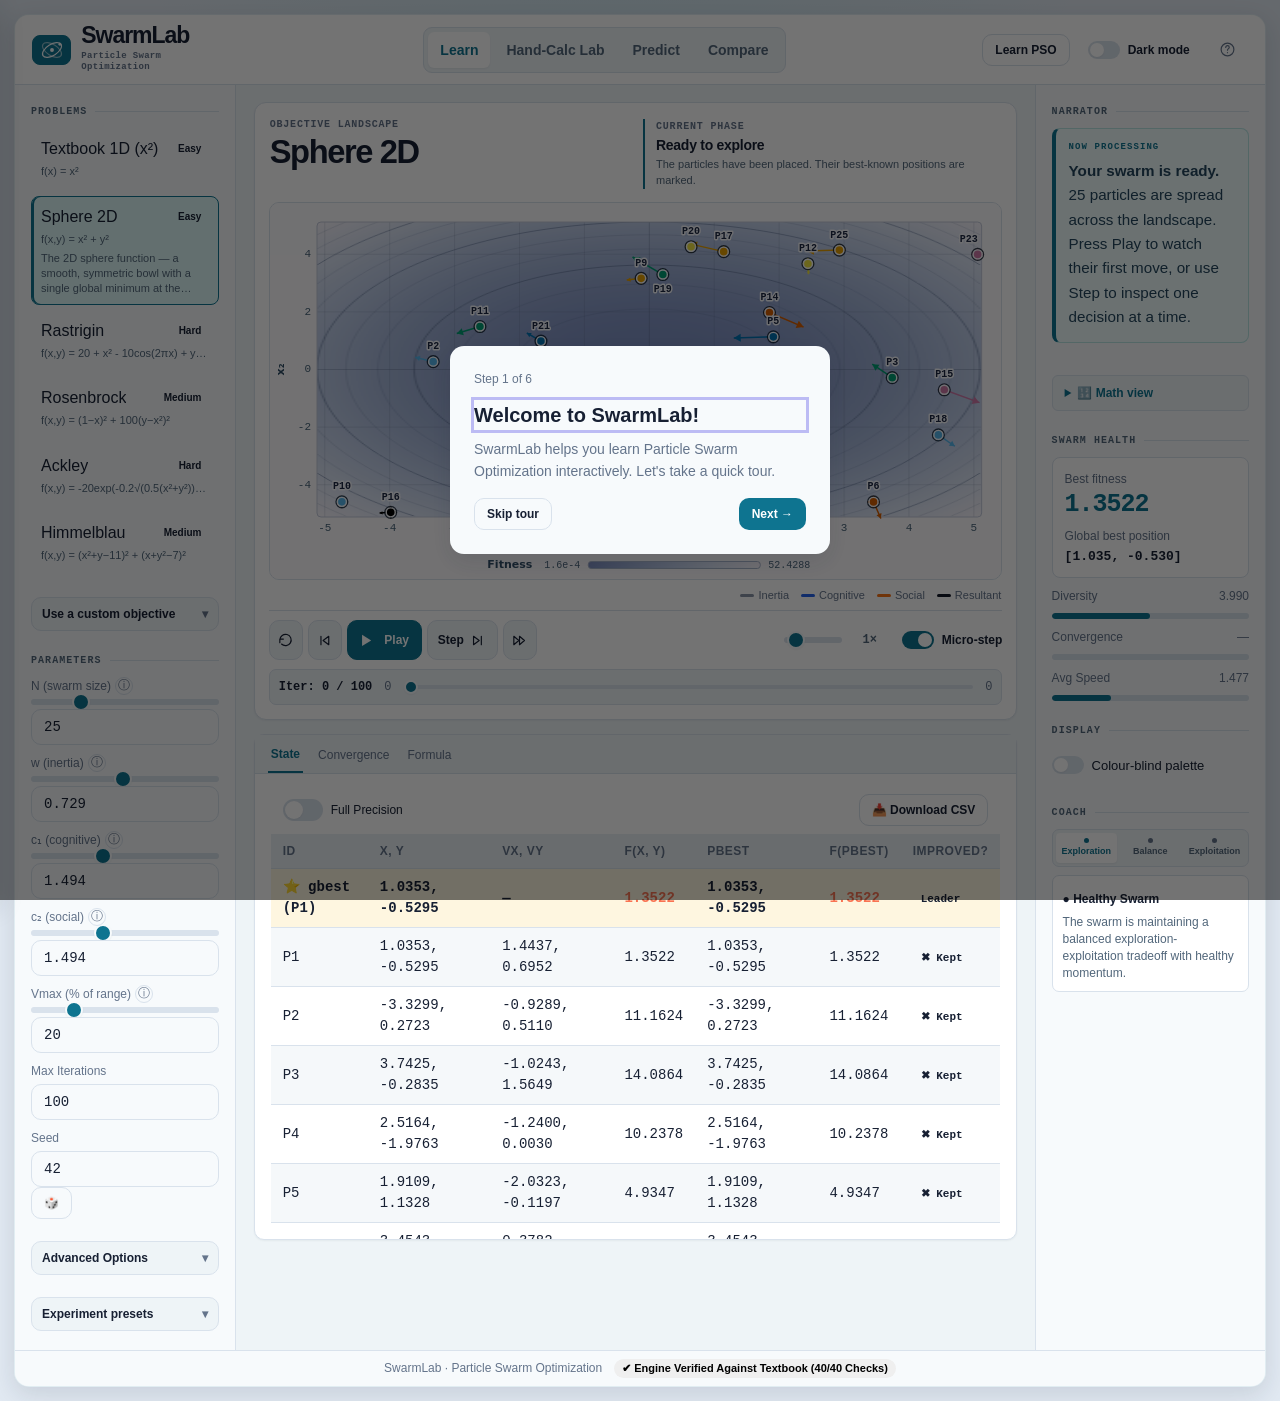
<file: index.html>
<!DOCTYPE html>
<html lang="en" data-theme="light">
<head>
  <meta charset="UTF-8">
  <meta name="viewport" content="width=device-width, initial-scale=1.0">
  <meta name="description" content="SwarmLab — An interactive browser-based tool for learning Particle Swarm Optimization (PSO).">
  <meta name="color-scheme" content="light dark">
  <title>SwarmLab — Interactive PSO</title>

  <!-- Design System CSS -->
  <link rel="stylesheet" href="css/tokens.css">
  <link rel="stylesheet" href="css/layout.css">
  <link rel="stylesheet" href="css/components.css">
  <link rel="stylesheet" href="css/workbench.css">
</head>
<body>

  <!-- Skip-to-content -->
  <a href="#main-canvas" class="skip-link">Skip to main content</a>

  <div class="app" id="app">

    <!-- ============ TOP BAR ============ -->
    <header class="topbar" role="banner">
      <div class="topbar__logo" aria-label="SwarmLab">
        <span class="brand-mark" aria-hidden="true">
          <svg width="26" height="26" viewBox="0 0 28 28" fill="none">
            <ellipse cx="14" cy="14" rx="11.5" ry="6" transform="rotate(-32 14 14)" stroke="currentColor" stroke-width="1.2" />
            <ellipse cx="14" cy="14" rx="11.5" ry="6" transform="rotate(32 14 14)" stroke="currentColor" stroke-width="1.2" opacity=".55" />
            <circle cx="14" cy="14" r="2.1" fill="currentColor" />
            <circle cx="22.5" cy="7.7" r="1.6" fill="currentColor" />
          </svg>
        </span>
        <span class="brand-wordmark">
          <span class="brand-name">SwarmLab</span>
          <span class="brand-description">Particle Swarm Optimization</span>
        </span>
      </div>

      <!-- Mode tabs (desktop) -->
      <nav class="topbar__tabs tabs" role="tablist" aria-label="Application mode">
        <button class="tab" role="tab" id="tab-learn" aria-selected="true" aria-controls="main-canvas">Learn</button>
        <button class="tab" role="tab" id="tab-handcalc" aria-selected="false" aria-controls="btab-panel-formula">Hand-Calc Lab</button>
        <button class="tab" role="tab" id="tab-predict" aria-selected="false">Predict</button>
        <button class="tab" role="tab" id="tab-compare" aria-selected="false" aria-controls="btab-panel-compare">Compare</button>
      </nav>

      <!-- Actions -->
      <div class="topbar__actions">
        <button class="btn btn--secondary btn--sm learn-trigger" id="btn-open-learn" type="button">Learn PSO</button>
        <label class="toggle theme-switch" title="Switch light and dark theme (D)">
          <input type="checkbox" class="toggle__input" id="btn-theme-toggle" role="switch">
          <span class="toggle__track" aria-hidden="true"><span class="toggle__thumb"></span></span>
          <span class="toggle__label">Dark mode</span>
        </label>

        <button class="btn btn--icon" id="btn-help" aria-label="Help and keyboard shortcuts" type="button">
          <svg width="17" height="17" viewBox="0 0 24 24" fill="none" stroke="currentColor" stroke-width="1.65" aria-hidden="true"><circle cx="12" cy="12" r="9"/><path d="M9.5 9a2.5 2.5 0 0 1 5 0c0 1.6-2.5 2-2.5 4" stroke-linecap="round"/><circle cx="12" cy="16.5" r=".85" fill="currentColor" stroke="none"/></svg>
        </button>
      </div>
    </header>

    <!-- ============ WORKSPACE (3-zone layout) ============ -->
    <main class="workspace" id="workspace">

      <!-- Drawer backdrop -->
      <div class="drawer-backdrop" id="drawer-backdrop" aria-hidden="true"></div>

      <!-- ===== LEFT PANEL ===== -->
      <aside class="panel-left" id="panel-left" role="complementary" aria-label="Problem and parameter configuration">

        <!-- Problem Picker -->
        <section class="panel-section" aria-labelledby="section-problems-title">
          <h2 class="panel-section__title" id="section-problems-title">Problems</h2>
          <div id="problem-list" role="listbox" aria-label="Problem selection">
            <!-- Problem cards rendered by JS -->
          </div>
        </section>

        <!-- Custom Function -->
        <section class="panel-section panel-section--secondary" aria-labelledby="section-custom-title">
          <div class="collapsible" data-collapsible>
            <button class="collapsible__trigger" aria-expanded="false" aria-controls="custom-content" type="button">
              <span id="section-custom-title">Use a custom objective</span>
              <span class="collapsible__icon" aria-hidden="true">▾</span>
            </button>
            <div class="collapsible__content" id="custom-content" aria-hidden="true">
              <div class="collapsible__body form-row">
                <label for="input-custom-fn">Expression</label>
                <input type="text" class="num-input" id="input-custom-fn" placeholder="e.g. x^2 + y^2" autocomplete="off" spellcheck="false">
                <span class="sr-only" id="custom-fn-error" role="alert"></span>
              </div>
            </div>
          </div>
        </section>

        <!-- Parameters -->
        <section class="panel-section" aria-labelledby="section-params-title">
          <h2 class="panel-section__title" id="section-params-title">Parameters</h2>

          <!-- Swarm size -->
          <div class="param-group">
            <label class="param-label" for="param-n">
              N (swarm size)
              <span class="tooltip-wrapper">
                <button class="tooltip-trigger" aria-label="Info about swarm size" type="button">ⓘ</button>
                <span class="tooltip" role="tooltip">Number of particles in the swarm (1-100).</span>
              </span>
            </label>
            <input type="range" class="range-input" id="param-n-slider" min="1" max="100" value="30">
            <input type="number" class="num-input" id="param-n" min="1" max="100" value="30" aria-label="Swarm size">
          </div>

          <!-- Inertia -->
          <div class="param-group">
            <label class="param-label" for="param-w">
              w (inertia)
              <span class="tooltip-wrapper">
                <button class="tooltip-trigger" aria-label="Info about inertia weight" type="button">ⓘ</button>
                <span class="tooltip" role="tooltip">Inertia weight controls momentum of particles.</span>
              </span>
            </label>
            <input type="range" class="range-input" id="param-w-slider" min="0" max="1.5" step="0.01" value="0.729">
            <input type="number" class="num-input" id="param-w" min="0" max="1.5" step="0.01" value="0.729" aria-label="Inertia weight">
          </div>

          <!-- Cognitive (c1) -->
          <div class="param-group">
            <label class="param-label" for="param-c1">
              c₁ (cognitive)
              <span class="tooltip-wrapper">
                <button class="tooltip-trigger" aria-label="Info about cognitive coefficient" type="button">ⓘ</button>
                <span class="tooltip" role="tooltip">Personal best attraction weight.</span>
              </span>
            </label>
            <input type="range" class="range-input" id="param-c1-slider" min="0" max="4" step="0.01" value="1.494">
            <input type="number" class="num-input" id="param-c1" min="0" max="4" step="0.01" value="1.494" aria-label="Cognitive coefficient">
          </div>

          <!-- Social (c2) -->
          <div class="param-group">
            <label class="param-label" for="param-c2">
              c₂ (social)
              <span class="tooltip-wrapper">
                <button class="tooltip-trigger" aria-label="Info about social coefficient" type="button">ⓘ</button>
                <span class="tooltip" role="tooltip">Global best attraction weight.</span>
              </span>
            </label>
            <input type="range" class="range-input" id="param-c2-slider" min="0" max="4" step="0.01" value="1.494">
            <input type="number" class="num-input" id="param-c2" min="0" max="4" step="0.01" value="1.494" aria-label="Social coefficient">
          </div>

          <!-- Vmax -->
          <div class="param-group">
            <label class="param-label" for="param-vmax">
              Vmax (% of range)
              <span class="tooltip-wrapper">
                <button class="tooltip-trigger" aria-label="Info about velocity clamping" type="button">ⓘ</button>
                <span class="tooltip" role="tooltip">Maximum velocity as a percentage of the domain range. Set to 0 for no limit.</span>
              </span>
            </label>
            <input type="range" class="range-input" id="param-vmax-slider" min="0" max="100" value="50">
            <input type="number" class="num-input" id="param-vmax" min="0" max="100" value="50" aria-label="Vmax percentage">
          </div>

          <!-- Max iterations -->
          <div class="param-group">
            <label class="param-label" for="param-maxiter">Max Iterations</label>
            <input type="number" class="num-input" id="param-maxiter" min="1" max="10000" value="100" aria-label="Maximum iterations">
          </div>

          <!-- Seed -->
          <div class="param-group">
            <label class="param-label" for="param-seed">Seed</label>
            <div class="form-row--inline">
              <input type="number" class="num-input" id="param-seed" min="0" max="4294967295" value="42" aria-label="Random seed">
              <button class="btn btn--secondary btn--sm" id="btn-random-seed" type="button" aria-label="Random seed">🎲</button>
            </div>
          </div>
        </section>

        <!-- Advanced Options -->
        <div class="collapsible" id="collapsible-advanced">
          <button class="collapsible__trigger" aria-expanded="false" aria-controls="advanced-content" type="button">
            Advanced Options
            <span class="collapsible__icon" aria-hidden="true">▾</span>
          </button>
          <div class="collapsible__content" id="advanced-content" aria-hidden="true">
            <div class="collapsible__body">
              <!-- Boundary handling -->
              <div class="form-row">
                <label class="param-label" for="param-boundary">Boundary</label>
                <select class="num-input" id="param-boundary" aria-label="Boundary handling">
                  <option value="clamp">Clamp</option>
                  <option value="reflect">Reflect</option>
                  <option value="absorb">Absorb</option>
                  <option value="none">None</option>
                </select>
              </div>

              <!-- Topology -->
              <div class="form-row">
                <label class="param-label" for="param-topology">Topology</label>
                <select class="num-input" id="param-topology" aria-label="Swarm topology">
                  <option value="global">Global (gbest)</option>
                  <option value="ring">Ring (lbest)</option>
                </select>
              </div>

              <!-- Update mode -->
              <div class="form-row">
                <label class="param-label" for="param-update-mode">Update Mode</label>
                <select class="num-input" id="param-update-mode" aria-label="Update mode">
                  <option value="synchronous">Synchronous</option>
                  <option value="asynchronous">Asynchronous</option>
                </select>
              </div>

              <!-- Inertia schedule -->
              <div class="form-row">
                <label class="param-label" for="param-inertia-schedule">Inertia Schedule</label>
                <select class="num-input" id="param-inertia-schedule" aria-label="Inertia schedule">
                  <option value="constant">Constant</option>
                  <option value="linear">Linear Decay (w to w/2)</option>
                </select>
              </div>

              <!-- Constriction toggle -->
              <label class="toggle">
                <input type="checkbox" class="toggle__input" id="param-constriction" aria-label="Enable Clerc-Kennedy constriction">
                <span class="toggle__track"><span class="toggle__thumb"></span></span>
                <span class="toggle__label">Constriction (χ)</span>
              </label>
            </div>
          </div>
        </div>

        <!-- Presets -->
        <section class="panel-section panel-section--secondary" aria-labelledby="section-presets-title">
          <div class="collapsible" data-collapsible>
            <button class="collapsible__trigger" aria-expanded="false" aria-controls="presets-content" type="button">
              <span id="section-presets-title">Experiment presets</span>
              <span class="collapsible__icon" aria-hidden="true">▾</span>
            </button>
            <div class="collapsible__content" id="presets-content" aria-hidden="true">
              <div class="collapsible__body" id="preset-list">
                <!-- Preset buttons rendered by JS -->
              </div>
            </div>
          </div>
        </section>

      </aside>

      <!-- ===== CENTER PANEL ===== -->
      <div class="panel-center" id="panel-center">

        <nav class="mobile-mode-tabs" role="tablist" aria-label="Application mode (mobile)">
          <button class="tab" role="tab" aria-selected="true">Learn</button>
          <button class="tab" role="tab" aria-selected="false">Hand-Calc</button>
          <button class="tab" role="tab" aria-selected="false">Predict</button>
          <button class="tab" role="tab" aria-selected="false">Compare</button>
        </nav>

        <div class="workspace-tools">
          <button class="drawer-toggle drawer-toggle--left" id="btn-toggle-left" aria-controls="panel-left" type="button" aria-expanded="false">
            <svg width="16" height="16" viewBox="0 0 24 24" fill="none" stroke="currentColor" stroke-width="1.75" stroke-linecap="round" aria-hidden="true"><path d="M4 6h16M4 12h16M4 18h16M8 3v6m8 0v6m-5 0v6"/></svg>
            Experiment settings
          </button>
          <button class="drawer-toggle drawer-toggle--right" id="btn-toggle-right" aria-controls="panel-right" type="button" aria-expanded="false">
            <svg width="16" height="16" viewBox="0 0 24 24" fill="none" stroke="currentColor" stroke-width="1.75" stroke-linecap="round" stroke-linejoin="round" aria-hidden="true"><path d="M5 5h14v11H9l-4 3zM8 9h8m-8 3h5"/></svg>
            Narrator
          </button>
        </div>

        <section class="experiment-stage" aria-labelledby="topbar-problem-name">
          <header class="stage-header">
            <div class="stage-objective">
              <span class="stage-kicker">Objective landscape</span>
              <h1 id="topbar-problem-name">Sphere 2D</h1>
            </div>
            <div class="simulation-hud" aria-live="polite">
              <span class="simulation-hud__eyebrow">Current phase</span>
              <strong id="simulation-phase">Ready to explore</strong>
              <span id="simulation-subtitle">Press play to see the swarm learn the landscape.</span>
            </div>
          </header>

        <!-- Main canvas -->
        <div class="canvas-container" id="main-canvas">
          <canvas id="canvas-main" aria-label="PSO visualization canvas">
            Your browser does not support HTML5 Canvas.
          </canvas>
        </div>
          <!-- Force legend -->
          <div class="force-legend" id="force-legend" aria-label="Force vector legend">
            <span class="force-legend__item">
              <span class="force-legend__swatch" style="background:var(--c-force-inertia)"></span>
              Inertia
            </span>
            <span class="force-legend__item">
              <span class="force-legend__swatch" style="background:var(--c-force-cognitive)"></span>
              Cognitive
            </span>
            <span class="force-legend__item">
              <span class="force-legend__swatch" style="background:var(--c-force-social)"></span>
              Social
            </span>
            <span class="force-legend__item">
              <span class="force-legend__swatch" style="background:var(--c-force-resultant)"></span>
              Resultant
            </span>
          </div>

        <!-- Control bar -->
        <div class="control-bar" id="control-bar" role="toolbar" aria-label="Playback controls">
          <div class="transport">
            <button class="transport__btn" id="btn-reset" aria-label="Reset" type="button">
              <svg class="transport-icon" viewBox="0 0 24 24" aria-hidden="true"><path d="M4 11a8 8 0 1 1 2.4 6m-2.4-2v-5h5"/></svg>
            </button>
            <button class="transport__btn" id="btn-step-back" aria-label="Step back" type="button">
              <svg class="transport-icon" viewBox="0 0 24 24" aria-hidden="true"><path d="M7 6v12m11-12-8 6 8 6z"/></svg>
            </button>
            <button class="transport__btn transport__btn--play" id="btn-play" aria-label="Play" type="button">▶</button>
            <button class="transport__btn transport__btn--step" id="btn-step-forward" aria-label="Step forward" type="button">
              Step <svg class="transport-icon" viewBox="0 0 24 24" aria-hidden="true"><path d="m5 6 8 6-8 6zm11 0v12"/></svg>
            </button>
            <button class="transport__btn" id="btn-skip-end" aria-label="Next iteration" type="button">
              <svg class="transport-icon" viewBox="0 0 24 24" aria-hidden="true"><path d="m4 6 7 6-7 6zm8 0 7 6-7 6z"/></svg>
            </button>
          </div>
          <div class="transport-settings">
            <div class="transport-rate">
              <input type="range" class="range-input" id="speed-slider" min="0.25" max="10" step="0.25" value="1" aria-label="Playback speed">
              <span class="transport__speed" id="speed-label">1×</span>
            </div>
            <label class="toggle">
              <input type="checkbox" class="toggle__input" id="toggle-micro" role="switch">
              <span class="toggle__track" aria-hidden="true"><span class="toggle__thumb"></span></span>
              <span class="toggle__label">Micro-step</span>
            </label>
          </div>
        </div>

        <!-- Timeline / scrubber -->
        <div class="timeline" id="timeline" aria-label="Iteration timeline">
          <span class="scrubber-label" id="iteration-label">Iter: 0 / 100</span>
          <span class="scrubber-label">0</span>
          <input type="range" class="scrubber" id="timeline-scrubber" min="0" max="100" value="0" aria-label="Timeline scrubber">
          <span class="scrubber-label" id="timeline-max">100</span>
        </div>
        </section>

        <!-- Bottom tabs -->
        <div class="bottom-tabs" id="bottom-tabs">
          <div class="bottom-tabs__header" role="tablist" aria-label="Data views">
            <button class="tab" role="tab" id="btab-table" aria-selected="true" aria-controls="btab-panel-table">State</button>
            <button class="tab" role="tab" id="btab-convergence" aria-selected="false" aria-controls="btab-panel-convergence">Convergence</button>
            <button class="tab" role="tab" id="btab-formula" aria-selected="false" aria-controls="btab-panel-formula">Formula</button>
            <button class="tab tab--contextual" role="tab" id="btab-compare" aria-selected="false" aria-controls="btab-panel-compare">Compare</button>
          </div>

          <!-- Table panel -->
          <div class="bottom-tabs__content" id="btab-panel-table" role="tabpanel" aria-labelledby="btab-table">
            <table class="data-table" id="particle-table" aria-label="Particle data table">
              <thead>
                <tr>
                  <th>ID</th>
                  <th>x</th>
                  <th>y</th>
                  <th>f(x,y)</th>
                  <th>vx</th>
                  <th>vy</th>
                  <th>pbest</th>
                  <th>f(pbest)</th>
                </tr>
              </thead>
              <tbody id="particle-table-body">
                <!-- Rows rendered by JS -->
              </tbody>
            </table>
          </div>

          <!-- Convergence panel -->
          <div class="bottom-tabs__content" id="btab-panel-convergence" role="tabpanel" aria-labelledby="btab-convergence" hidden>
            <canvas id="canvas-convergence" aria-label="Convergence chart"></canvas>
            <details class="analytics-disclosure" id="diversity-details">
              <summary>Show diversity diagnostics</summary>
              <canvas id="canvas-diversity" aria-label="Swarm diversity chart"></canvas>
            </details>
          </div>

          <!-- Formula panel -->
          <div class="bottom-tabs__content" id="btab-panel-formula" role="tabpanel" aria-labelledby="btab-formula" hidden>
            <div id="formula-display" class="narrator__formula">
              <!-- Formula rendering by JS -->
            </div>
          </div>

          <!-- Compare panel -->
          <div class="bottom-tabs__content" id="btab-panel-compare" role="tabpanel" aria-labelledby="btab-compare" hidden>
            <div id="compare-display">
              <!-- Comparison rendered by JS -->
            </div>
          </div>
        </div>

      </div>

      <!-- ===== RIGHT PANEL ===== -->
      <aside class="panel-right" id="panel-right" role="complementary" aria-label="Narrator and swarm health">

        <!-- Narrator -->
        <section class="panel-section" aria-labelledby="section-narrator-title">
          <h2 class="panel-section__title" id="section-narrator-title">Narrator</h2>
          <div class="narrator" id="narrator" aria-live="polite" aria-atomic="false">
            <div class="narrator__step" id="narrator-current">
              Press <kbd>▶</kbd> or <kbd>Space</kbd> to start the swarm.
            </div>
          </div>
        </section>

        <!-- Swarm Health -->
        <section class="panel-section" aria-labelledby="section-health-title">
          <h2 class="panel-section__title" id="section-health-title">Swarm Health</h2>

          <div class="swarm-readout">
            <div class="param-group">
              <span class="param-label">Best fitness</span>
              <span class="param-value" id="health-gbest-fitness">—</span>
            </div>
            <div class="param-group">
              <span class="param-label">Global best position</span>
              <span class="param-value" id="health-gbest">—</span>
            </div>
          </div>

          <div class="health-meter" id="health-diversity">
            <div class="health-meter__label">
              <span>Diversity</span>
              <span id="health-diversity-value">—</span>
            </div>
            <div class="health-meter__bar">
              <div class="health-meter__fill" id="health-diversity-fill" style="width:50%"></div>
            </div>
          </div>

          <div class="health-meter" id="health-convergence">
            <div class="health-meter__label">
              <span>Convergence</span>
              <span id="health-convergence-value">—</span>
            </div>
            <div class="health-meter__bar">
              <div class="health-meter__fill" id="health-convergence-fill" style="width:0%"></div>
            </div>
          </div>

          <div class="health-meter" id="health-speed">
            <div class="health-meter__label">
              <span>Avg Speed</span>
              <span id="health-speed-value">—</span>
            </div>
            <div class="health-meter__bar">
              <div class="health-meter__fill" id="health-speed-fill" style="width:30%"></div>
            </div>
          </div>

        </section>

        <section class="panel-section display-options" aria-labelledby="section-display-title">
          <h2 class="panel-section__title" id="section-display-title">Display</h2>
          <label class="toggle palette-switch" title="Use a grayscale landscape and alternate force colours">
            <input type="checkbox" class="toggle__input" id="toggle-colorblind" role="switch">
            <span class="toggle__track" aria-hidden="true"><span class="toggle__thumb"></span></span>
            <span class="toggle__label">Colour-blind palette</span>
          </label>
        </section>

        <!-- Coach / Advisor -->
        <section class="panel-section" aria-labelledby="section-coach-title">
          <h2 class="panel-section__title" id="section-coach-title">Coach</h2>
          <div id="coach-container">
            <div class="coach-tip" id="coach-tip">
              Adjust parameters on the left and watch how the swarm behaves. Try increasing <strong>c₁</strong> for more exploration!
            </div>
          </div>
        </section>

      </aside>

    </main>

    <!-- ============ FOOTER ============ -->
    <footer class="app-footer" role="contentinfo">
      <span>SwarmLab · Particle Swarm Optimization</span>
      <span id="verification-badge-area">
        <!-- Verification badge rendered by JS -->
      </span>
    </footer>

  </div><!-- /.app -->


  <!-- ============ MODALS ============ -->

  <!-- Help / Shortcuts Modal -->
  <div class="modal-overlay" id="modal-help" role="dialog" aria-modal="true" aria-labelledby="modal-help-title">
    <div class="modal">
      <div class="modal__header">
        <h2 class="modal__title" id="modal-help-title">Help &amp; Shortcuts</h2>
        <button class="btn btn--icon" id="btn-close-help" aria-label="Close help" type="button">✕</button>
      </div>
      <div class="modal__body">
        <h3>Keyboard Shortcuts</h3>
        <table class="data-table" aria-label="Keyboard shortcuts">
          <tbody>
            <tr><td><kbd>Space</kbd></td><td>Play / Pause</td></tr>
            <tr><td><kbd>→</kbd></td><td>Step forward</td></tr>
            <tr><td><kbd>←</kbd></td><td>Step back</td></tr>
            <tr><td><kbd>R</kbd></td><td>Reset</td></tr>
            <tr><td><kbd>M</kbd></td><td>Toggle micro-step</td></tr>
            <tr><td><kbd>D</kbd></td><td>Toggle dark mode</td></tr>
            <tr><td><kbd>?</kbd></td><td>Show this dialog</td></tr>
            <tr><td><kbd>Esc</kbd></td><td>Close dialog / drawer</td></tr>
          </tbody>
        </table>
      </div>
      <div class="modal__footer">
        <button class="btn btn--secondary" id="btn-open-tour" type="button">Start guided tour</button>
        <button class="btn btn--primary" id="btn-help-close-footer" type="button">Got it</button>
      </div>
    </div>
  </div>

  <!-- Verification Details Modal -->
  <div class="modal-overlay" id="modal-verification" role="dialog" aria-modal="true" aria-labelledby="modal-verification-title">
    <div class="modal">
      <div class="modal__header">
        <h2 class="modal__title" id="modal-verification-title">Engine Verification</h2>
        <button class="btn btn--icon" id="btn-close-verification" aria-label="Close verification details" type="button">✕</button>
      </div>
      <div class="modal__body" id="verification-body">
        <!-- Verification results rendered by JS -->
        <p>Verifying engine against textbook examples…</p>
        <div class="skeleton skeleton--text"></div>
        <div class="skeleton skeleton--text"></div>
        <div class="skeleton skeleton--text"></div>
      </div>
      <div class="modal__footer">
        <button class="btn btn--secondary" id="btn-rerun-verification" type="button">Re-run</button>
        <button class="btn btn--primary" id="btn-verification-close-footer" type="button">Close</button>
      </div>
    </div>
  </div>

  <!-- Learn PSO Drawer -->
  <div class="drawer drawer--left" id="drawer-learn-pso" role="dialog" aria-modal="true" aria-labelledby="drawer-learn-title">
    <div class="drawer__header">
      <h2 class="modal__title" id="drawer-learn-title">Learn PSO</h2>
      <button class="btn btn--icon" id="btn-close-learn" aria-label="Close learn PSO drawer" type="button">✕</button>
    </div>
    <div class="drawer__body" id="learn-pso-body">
      <!-- PSO educational content rendered by JS -->
    </div>
  </div>
  <div class="drawer-backdrop" id="drawer-learn-backdrop" aria-hidden="true"></div>


  <!-- ============ GUIDED TOUR ============ -->
  <div class="tour-overlay" id="tour-overlay" role="dialog" aria-modal="true" aria-label="Guided tour" aria-hidden="true">
    <div class="tour-backdrop"></div>

    <!-- Step 1 -->
    <div class="tour-step" id="tour-step-1" data-tour-step="1">
      <div class="tour-step__progress">Step 1 of 6</div>
      <h3 class="tour-step__title">Welcome to SwarmLab!</h3>
      <p class="tour-step__body">SwarmLab helps you learn Particle Swarm Optimization interactively. Let's take a quick tour.</p>
      <div class="tour-step__actions">
        <button class="btn btn--secondary btn--sm" id="tour-skip" type="button">Skip tour</button>
        <button class="btn btn--primary btn--sm" data-tour-next="2" type="button">Next →</button>
      </div>
    </div>

    <!-- Step 2 -->
    <div class="tour-step" id="tour-step-2" data-tour-step="2">
      <div class="tour-step__progress">Step 2 of 6</div>
      <h3 class="tour-step__title">Choose a Problem</h3>
      <p class="tour-step__body">Pick a benchmark function from the left panel, or type your own expression.</p>
      <div class="tour-step__actions">
        <button class="btn btn--secondary btn--sm" data-tour-prev="1" type="button">← Back</button>
        <button class="btn btn--primary btn--sm" data-tour-next="3" type="button">Next →</button>
      </div>
    </div>

    <!-- Step 3 -->
    <div class="tour-step" id="tour-step-3" data-tour-step="3">
      <div class="tour-step__progress">Step 3 of 6</div>
      <h3 class="tour-step__title">Tune Parameters</h3>
      <p class="tour-step__body">Adjust w, c₁, c₂, swarm size, and more. Watch how they affect convergence.</p>
      <div class="tour-step__actions">
        <button class="btn btn--secondary btn--sm" data-tour-prev="2" type="button">← Back</button>
        <button class="btn btn--primary btn--sm" data-tour-next="4" type="button">Next →</button>
      </div>
    </div>

    <!-- Step 4 -->
    <div class="tour-step" id="tour-step-4" data-tour-step="4">
      <div class="tour-step__progress">Step 4 of 6</div>
      <h3 class="tour-step__title">Watch the Swarm</h3>
      <p class="tour-step__body">The main canvas shows particles moving. Use transport controls to play, pause, or step through iterations.</p>
      <div class="tour-step__actions">
        <button class="btn btn--secondary btn--sm" data-tour-prev="3" type="button">← Back</button>
        <button class="btn btn--primary btn--sm" data-tour-next="5" type="button">Next →</button>
      </div>
    </div>

    <!-- Step 5 -->
    <div class="tour-step" id="tour-step-5" data-tour-step="5">
      <div class="tour-step__progress">Step 5 of 6</div>
      <h3 class="tour-step__title">Read the Narrator</h3>
      <p class="tour-step__body">The right panel narrates each step, shows force decomposition, and gives coaching tips.</p>
      <div class="tour-step__actions">
        <button class="btn btn--secondary btn--sm" data-tour-prev="4" type="button">← Back</button>
        <button class="btn btn--primary btn--sm" data-tour-next="6" type="button">Next →</button>
      </div>
    </div>

    <!-- Step 6 -->
    <div class="tour-step" id="tour-step-6" data-tour-step="6">
      <div class="tour-step__progress">Step 6 of 6</div>
      <h3 class="tour-step__title">Explore Modes</h3>
      <p class="tour-step__body">Try Hand-Calc Lab to work through PSO by hand, Predict mode to guess the next step, or Compare to benchmark different settings.</p>
      <div class="tour-step__actions">
        <button class="btn btn--secondary btn--sm" data-tour-prev="5" type="button">← Back</button>
        <button class="btn btn--primary btn--sm" id="tour-finish" type="button">Get Started! 🚀</button>
      </div>
    </div>
  </div>


  <!-- ============ TOAST CONTAINER ============ -->
  <div class="toast-container" id="toast-container" aria-live="polite" aria-label="Notifications">
    <!-- Toasts appended by JS -->
  </div>


  <!-- ============ JS MODULE ENTRY ============ -->
  <script type="module" src="js/ui/app.js"></script>

</body>
</html>
</file>
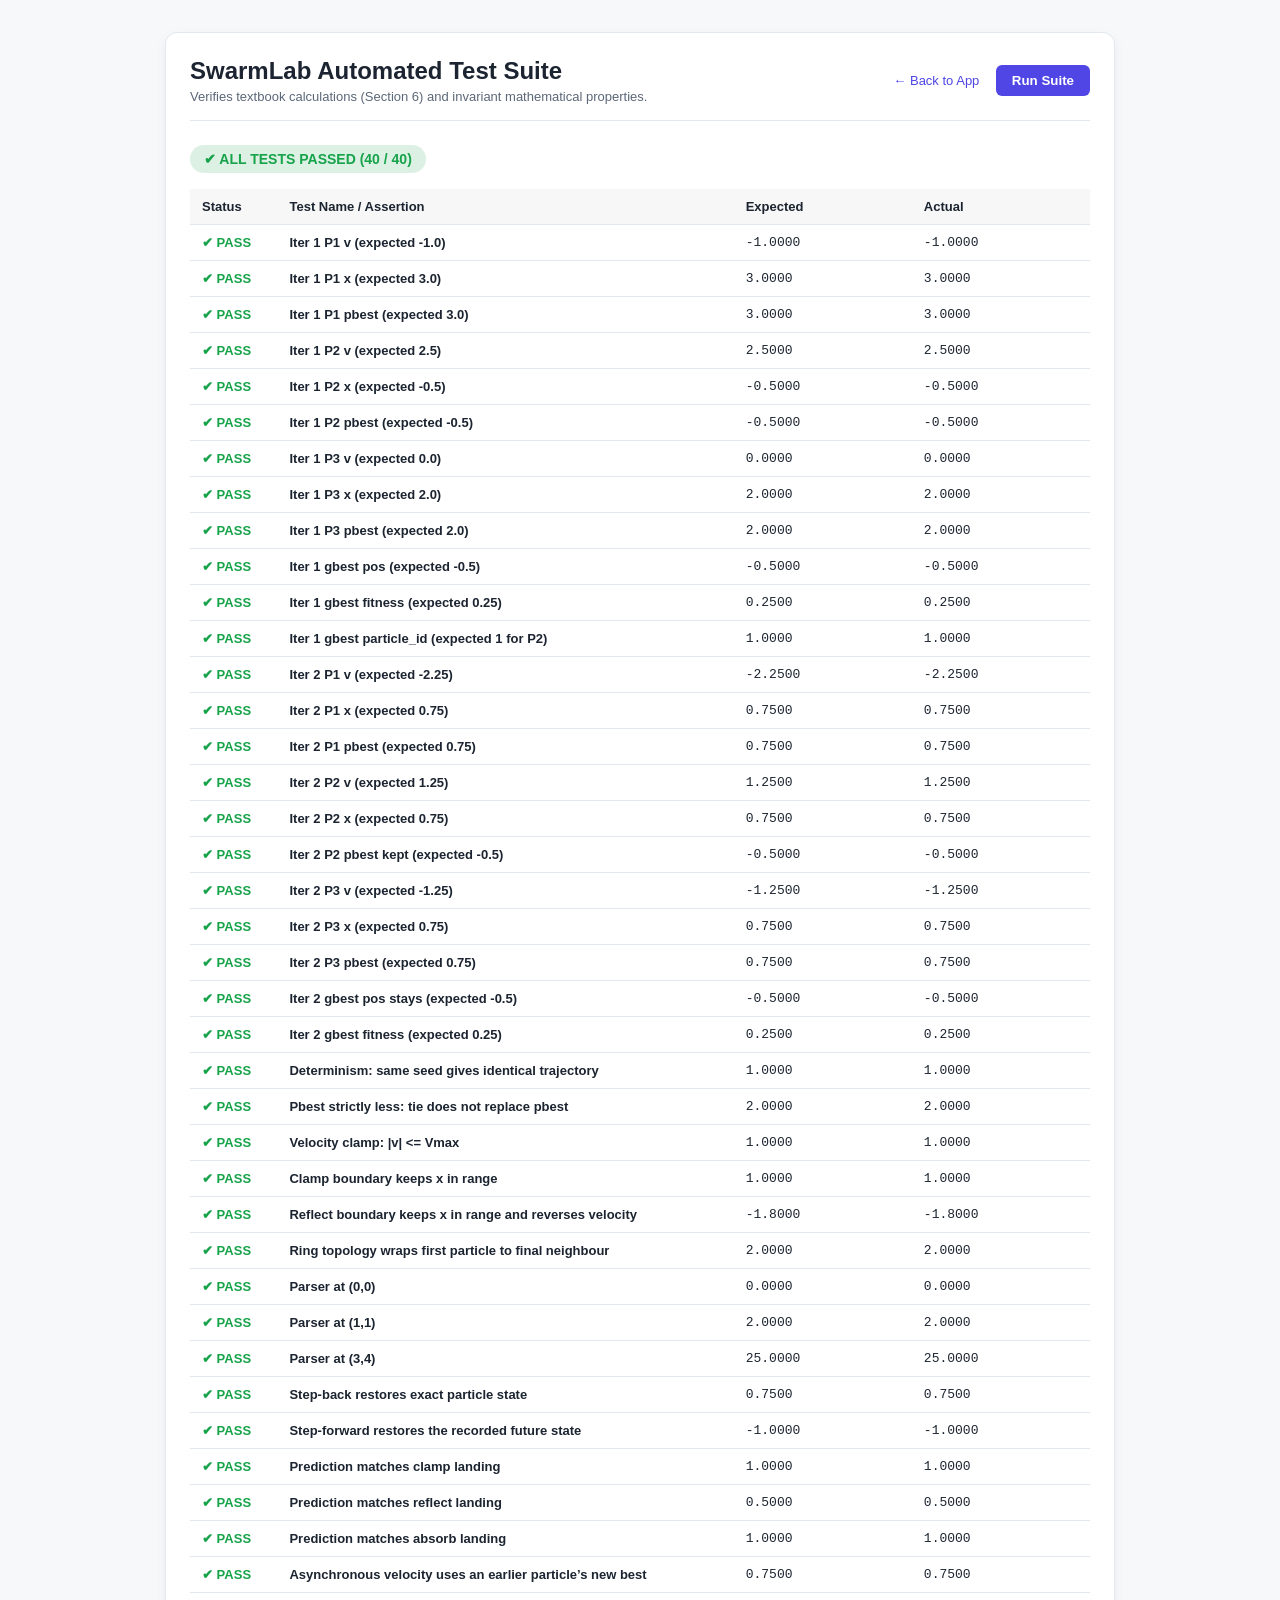
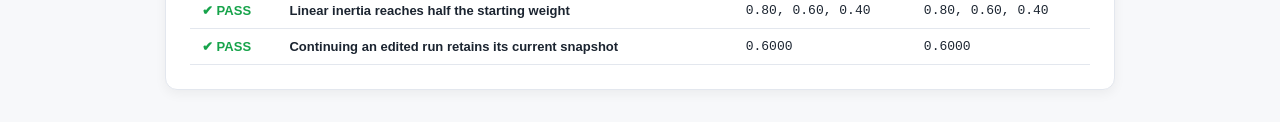
<file: js/tests/tests.html>
<!DOCTYPE html>
<html lang="en">
<head>
  <meta charset="UTF-8">
  <meta name="viewport" content="width=device-width, initial-scale=1.0">
  <title>SwarmLab — Test Suite Runner</title>
  <style>
    :root {
      --bg: #F7F8FA;
      --surface: #FFFFFF;
      --text: #1B2430;
      --muted: #5B6778;
      --border: #E3E7EE;
      --success: #16A34A;
      --danger: #DC2626;
      --accent: #4F46E5;
    }
    @media (prefers-color-scheme: dark) {
      :root {
        --bg: #0E131B;
        --surface: #161D28;
        --text: #E8EDF4;
        --muted: #9AA7B8;
        --border: #263243;
      }
    }
    body {
      font-family: -apple-system, BlinkMacSystemFont, "Segoe UI", Roboto, Inter, sans-serif;
      background: var(--bg);
      color: var(--text);
      padding: 32px 16px;
      margin: 0;
    }
    .container {
      max-width: 900px;
      margin: 0 auto;
      background: var(--surface);
      border: 1px solid var(--border);
      border-radius: 12px;
      padding: 24px;
      box-shadow: 0 4px 12px rgba(0,0,0,0.05);
    }
    header {
      display: flex;
      justify-content: space-between;
      align-items: center;
      margin-bottom: 24px;
      border-bottom: 1px solid var(--border);
      padding-bottom: 16px;
    }
    h1 {
      margin: 0;
      font-size: 1.5rem;
    }
    .btn {
      background: var(--accent);
      color: #fff;
      border: none;
      border-radius: 6px;
      padding: 8px 16px;
      font-weight: 600;
      cursor: pointer;
    }
    .summary-badge {
      display: inline-block;
      padding: 6px 14px;
      border-radius: 20px;
      font-weight: 700;
      font-size: 14px;
      margin-bottom: 16px;
    }
    .badge--success {
      background: rgba(22, 163, 74, 0.15);
      color: var(--success);
    }
    .badge--danger {
      background: rgba(220, 38, 38, 0.15);
      color: var(--danger);
    }
    table {
      width: 100%;
      border-collapse: collapse;
      font-size: 13px;
    }
    th, td {
      padding: 10px 12px;
      text-align: left;
      border-bottom: 1px solid var(--border);
    }
    th {
      background: rgba(0,0,0,0.03);
      font-weight: 600;
    }
    .font-mono {
      font-family: "JetBrains Mono", monospace;
    }
    .status-pass {
      color: var(--success);
      font-weight: 700;
    }
    .status-fail {
      color: var(--danger);
      font-weight: 700;
    }
  </style>
</head>
<body>
  <div class="container">
    <header>
      <div>
        <h1>SwarmLab Automated Test Suite</h1>
        <p style="color:var(--muted); margin:4px 0 0; font-size:13px;">
          Verifies textbook calculations (Section 6) and invariant mathematical properties.
        </p>
      </div>
      <div>
        <a href="../../index.html" style="margin-right:12px; color:var(--accent); font-size:13px; text-decoration:none;">← Back to App</a>
        <button class="btn" id="btn-run" type="button">Run Suite</button>
      </div>
    </header>

    <div id="test-summary">Running verification tests...</div>

    <table>
      <thead>
        <tr>
          <th>Status</th>
          <th>Test Name / Assertion</th>
          <th>Expected</th>
          <th>Actual</th>
        </tr>
      </thead>
      <tbody id="test-rows">
        <!-- Rendered by JS -->
      </tbody>
    </table>
  </div>

  <script type="module">
    import { runVerification } from './verify.js';

    function execute() {
      const summaryEl = document.getElementById('test-summary');
      const rowsEl = document.getElementById('test-rows');

      const outcome = runVerification();

      if (outcome.passed) {
        summaryEl.innerHTML = `<span class="summary-badge badge--success">✔ ALL TESTS PASSED (${outcome.passedCount} / ${outcome.total})</span>`;
      } else {
        summaryEl.innerHTML = `<span class="summary-badge badge--danger">✖ SOME TESTS FAILED (${outcome.passedCount} / ${outcome.total})</span>`;
      }

      let html = '';
      for (const r of outcome.results) {
        html += `
          <tr>
            <td class="${r.passed ? 'status-pass' : 'status-fail'}">${r.passed ? '✔ PASS' : '✖ FAIL'}</td>
            <td><strong>${r.name}</strong></td>
            <td class="font-mono">${r.expected}</td>
            <td class="font-mono">${r.actual}</td>
          </tr>
        `;
      }
      rowsEl.innerHTML = html;
    }

    document.getElementById('btn-run').addEventListener('click', execute);
    execute();
  </script>
</body>
</html>
</file>
<file: css/tokens.css>
/* ============================================================
   tokens.css — SwarmLab Design Tokens
   CSS custom properties for the full design system.
   ============================================================ */

/* ----- Font stacks ----- */
:root {
  color-scheme: light;
  --font-ui: 'Inter', -apple-system, BlinkMacSystemFont, 'Segoe UI', Roboto,
    Oxygen, Ubuntu, Cantarell, 'Helvetica Neue', sans-serif;
  --font-mono: 'JetBrains Mono', ui-monospace, 'Cascadia Code', 'Fira Code',
    'SF Mono', 'Consolas', 'Liberation Mono', Menlo, monospace;

  /* ----- Spacing scale (px) ----- */
  --sp-1: 4px;
  --sp-2: 8px;
  --sp-3: 12px;
  --sp-4: 16px;
  --sp-5: 24px;
  --sp-6: 32px;

  /* ----- Type scale ----- */
  --fs-xs: 12px;
  --fs-sm: 14px;
  --fs-md: 16px;
  --fs-lg: 20px;
  --fs-xl: 28px;

  /* ----- Border-radius ----- */
  --radius-sm: 10px;
  --radius-md: 12px;
  --radius-lg: 14px;
  --radius-full: 9999px;

  /* ----- Transitions ----- */
  --ease-out: cubic-bezier(0.16, 1, 0.3, 1);
  --duration-fast: 120ms;
  --duration-normal: 200ms;
  --duration-slow: 350ms;

  /* ----- Accent & status colours (shared) ----- */
  --c-accent: #0E7490;
  --c-accent-hover: #155E75;
  --c-on-accent: #FFFFFF;
  --c-accent-subtle: #DDF8F7;
  --c-success: #16A34A;
  --c-warning: #D97706;
  --c-danger: #DC2626;
  --c-gold: #F97352;

  /* ----- Force decomposition colours ----- */
  --c-force-inertia: #8A94A6;
  --c-force-cognitive: #2563EB;
  --c-force-social: #F97316;
  --c-force-resultant: #111827;

  /* ----- Particle palette — Okabe-Ito (colour-blind safe) ----- */
  --c-particle-0: #E69F00;
  --c-particle-1: #56B4E9;
  --c-particle-2: #009E73;
  --c-particle-3: #F0E442;
  --c-particle-4: #0072B2;
  --c-particle-5: #D55E00;
  --c-particle-6: #CC79A7;
  --c-particle-7: #000000;

  /* ===== LIGHT THEME (default) ===== */
  --c-bg: #E1E9F2;
  --c-surface: #F7FAFC;
  --c-text: #172033;
  --c-muted: #64748B;
  --c-border: #D9E2EC;
  --c-surface-muted: #EEF4F7;
  --c-surface-raised: #FFFFFF;
  --c-graph-frame: #FCFBFD;
  --c-graph-surface: #F7F8FC;
  --c-text-strong: #172033;
  --c-text-soft: #52677B;
  --c-table-header: #EAF1F5;
  --c-table-stripe: #F5F8FA;
  --c-note-bg: #EFFBFB;
  --c-note-border: #B8E5E4;
  --c-note-text: #23465D;

  /* Shadows — light */
  --shadow-sm: 0 1px 2px rgba(27, 36, 48, 0.05);
  --shadow-md: 0 4px 12px rgba(27, 36, 48, 0.08);
  --shadow-lg: 0 8px 24px rgba(27, 36, 48, 0.12);

  /* Focus ring */
  --focus-ring: 0 0 0 3px rgba(79, 70, 229, 0.35);

  /* Overlay */
  --c-overlay: rgba(27, 36, 48, 0.45);
}

/* ===== DARK THEME ===== */
[data-theme="dark"] {
  color-scheme: dark;
  --c-bg: #050A13;
  --c-surface: #111C2E;
  --c-text: #E6F0F7;
  --c-muted: #94A9BA;
  --c-border: #263B4D;
  --c-surface-muted: #15263A;
  --c-surface-raised: #17263A;
  --c-graph-frame: #1B222E;
  --c-graph-surface: #222A38;
  --c-text-strong: #F1F7FB;
  --c-text-soft: #B6C7D5;
  --c-table-header: #0C1726;
  --c-table-stripe: #15263A;
  --c-note-bg: #102B36;
  --c-note-border: #1E7283;
  --c-note-text: #D9F5F4;

  --c-accent: #63D6E2;
  --c-accent-hover: #8AE4EE;
  --c-on-accent: #102536;
  --c-accent-subtle: #102B36;
  --c-force-resultant: #F3F4F6;
  --c-particle-7: #FFFFFF;

  /* Shadows — dark */
  --shadow-sm: 0 1px 2px rgba(0, 0, 0, 0.25);
  --shadow-md: 0 4px 12px rgba(0, 0, 0, 0.35);
  --shadow-lg: 0 8px 24px rgba(0, 0, 0, 0.45);

  --c-overlay: rgba(0, 0, 0, 0.6);

  --focus-ring: 0 0 0 3px rgba(79, 70, 229, 0.5);
}

/* ===== COLOUR-BLIND SAFE MODE ===== */
[data-colorblind="true"] {
  --c-force-cognitive: #332288;
  --c-force-social: #AA4499;
  --c-success: #117733;
  --c-warning: #999933;
  --c-danger: #882255;
  --c-gold: #DDCC77;

  --c-particle-0: #332288;
  --c-particle-1: #88CCEE;
  --c-particle-2: #44AA99;
  --c-particle-3: #117733;
  --c-particle-4: #999933;
  --c-particle-5: #DDCC77;
  --c-particle-6: #CC6677;
  --c-particle-7: #AA4499;
}

/* ===== REDUCED MOTION ===== */
@media (prefers-reduced-motion: reduce) {
  :root {
    --duration-fast: 0ms;
    --duration-normal: 0ms;
    --duration-slow: 0ms;
  }
}
</file>
<file: css/layout.css>
/* ============================================================
   layout.css — SwarmLab Responsive Layout
   CSS Grid + Flexbox, no frameworks.
   ============================================================ */

/* ----- Reset & base ----- */
*,
*::before,
*::after {
  box-sizing: border-box;
  margin: 0;
  padding: 0;
}

html {
  font-size: var(--fs-md);
  -webkit-text-size-adjust: 100%;
  text-size-adjust: 100%;
  -webkit-font-smoothing: antialiased;
  -moz-osx-font-smoothing: grayscale;
}

body {
  font-family: var(--font-ui);
  color: var(--c-text);
  background: var(--c-bg);
  line-height: 1.5;
  min-height: 100dvh;
  overflow-x: hidden;
}

/* ----- Skip-to-content link ----- */
.skip-link {
  position: absolute;
  left: -9999px;
  top: var(--sp-2);
  z-index: 10000;
  background: var(--c-accent);
  color: var(--c-on-accent);
  padding: var(--sp-2) var(--sp-4);
  border-radius: var(--radius-sm);
  font-weight: 600;
  text-decoration: none;
}

.skip-link:focus {
  left: var(--sp-4);
}

/* ----- App shell ----- */
.app {
  display: grid;
  grid-template-rows: auto 1fr;
  min-height: 100dvh;
}

/* ----- Top bar ----- */
.topbar {
  display: flex;
  align-items: center;
  gap: var(--sp-4);
  padding: var(--sp-3) var(--sp-5);
  background: var(--c-surface);
  border-bottom: 1px solid var(--c-border);
  position: sticky;
  top: 0;
  z-index: 500;
  min-height: 56px;
}

.topbar__logo {
  font-weight: 700;
  font-size: var(--fs-lg);
  white-space: nowrap;
  display: flex;
  align-items: center;
  gap: var(--sp-2);
}

.topbar__problem-name {
  color: var(--c-muted);
  font-size: var(--fs-sm);
  white-space: nowrap;
  overflow: hidden;
  text-overflow: ellipsis;
  max-width: 180px;
}

.topbar__tabs {
  display: flex;
  gap: var(--sp-1);
  margin-left: auto;
}

.topbar__actions {
  display: flex;
  align-items: center;
  gap: var(--sp-2);
  margin-left: var(--sp-4);
}

/* ----- Main workspace ----- */
.workspace {
  display: grid;
  grid-template-columns: 280px 1fr 300px;
  gap: 0;
  overflow: hidden;
  position: relative;
}

/* ----- Left panel ----- */
.panel-left {
  background: var(--c-surface);
  border-right: 1px solid var(--c-border);
  overflow-y: auto;
  padding: var(--sp-4);
  display: flex;
  flex-direction: column;
  gap: var(--sp-4);
  min-height: 0;
}

/* ----- Center (main canvas area) ----- */
.panel-center {
  display: flex;
  flex-direction: column;
  overflow: hidden;
  min-width: 0;
}

.canvas-container {
  flex: 1 1 0%;
  position: relative;
  min-height: 0;
  background: var(--c-bg);
}

.canvas-container canvas {
  display: block;
  width: 100%;
  height: 100%;
}

/* Control bar */
.control-bar {
  display: flex;
  align-items: center;
  gap: var(--sp-3);
  padding: var(--sp-3) var(--sp-4);
  background: var(--c-surface);
  border-top: 1px solid var(--c-border);
}

/* Timeline / scrubber */
.timeline {
  display: flex;
  align-items: center;
  gap: var(--sp-3);
  padding: var(--sp-2) var(--sp-4);
  background: var(--c-surface);
  border-top: 1px solid var(--c-border);
}

.timeline__track {
  flex: 1;
}

/* Bottom tabs */
.bottom-tabs {
  background: var(--c-surface);
  border-top: 1px solid var(--c-border);
  display: flex;
  flex-direction: column;
  max-height: 260px;
  min-height: 0;
}

.bottom-tabs__header {
  display: flex;
  gap: var(--sp-1);
  padding: var(--sp-2) var(--sp-4);
  border-bottom: 1px solid var(--c-border);
  overflow-x: auto;
  flex-shrink: 0;
}

.bottom-tabs__content {
  flex: 1;
  overflow: auto;
  padding: var(--sp-3) var(--sp-4);
}

#btab-panel-convergence {
  min-height: 0;
  overflow: hidden;
}

#btab-panel-convergence canvas {
  display: block;
  width: 100%;
  height: 190px;
}

#btab-panel-convergence .analytics-disclosure {
  margin-top: 6px;
}

#btab-panel-convergence .analytics-disclosure canvas {
  height: 150px;
  margin-top: 4px;
  display: flex;
  flex-direction: column;
  gap: 6px;
}

#canvas-convergence {
  display: block;
  width: 100%;
  height: 150px;
  flex: 1 1 150px;
  min-height: 80px;
}

#btab-panel-convergence .analytics-disclosure {
  flex: 0 0 auto;
  width: 100%;
}

#canvas-diversity {
  display: block;
  width: 100%;
  height: 110px;
}

/* ----- Right panel ----- */
.panel-right {
  background: var(--c-surface);
  border-left: 1px solid var(--c-border);
  overflow-y: auto;
  padding: var(--sp-4);
  display: flex;
  flex-direction: column;
  gap: var(--sp-4);
  min-height: 0;
}

/* ----- Drawer toggles (visible on tablet / mobile) ----- */
.drawer-toggle {
  display: none;
  position: fixed;
  z-index: 600;
  background: var(--c-surface);
  border: 1px solid var(--c-border);
  box-shadow: var(--shadow-md);
  border-radius: var(--radius-sm);
  width: 40px;
  height: 40px;
  align-items: center;
  justify-content: center;
  cursor: pointer;
  color: var(--c-text);
}

.drawer-toggle--left {
  top: 72px;
  left: var(--sp-2);
}

.drawer-toggle--right {
  top: 72px;
  right: var(--sp-2);
}

/* ----- Drawer backdrop ----- */
.drawer-backdrop {
  display: none;
  position: fixed;
  inset: 0;
  background: var(--c-overlay);
  z-index: 700;
}

.drawer-backdrop.is-visible {
  display: block;
}

/* ===== TABLET — < 1200px ===== */
@media (max-width: 1199px) {
  .workspace {
    grid-template-columns: 1fr;
  }

  .drawer-toggle {
    display: flex;
  }

  /* Shared drawer styles */
  .panel-left,
  .panel-right {
    position: fixed;
    top: 56px;
    bottom: 0;
    z-index: 800;
    width: 300px;
    transform: translateX(-100%);
    transition: transform var(--duration-normal) var(--ease-out);
    will-change: transform;
  }

  .panel-left {
    left: 0;
    border-right: 1px solid var(--c-border);
    box-shadow: var(--shadow-lg);
  }

  .panel-left.is-open {
    transform: translateX(0);
  }

  .panel-right {
    right: 0;
    left: auto;
    transform: translateX(100%);
    border-left: 1px solid var(--c-border);
    box-shadow: var(--shadow-lg);
  }

  .panel-right.is-open {
    transform: translateX(0);
  }
}

/* ===== MOBILE — < 768px ===== */
@media (max-width: 767px) {
  .topbar {
    padding: var(--sp-2) var(--sp-3);
    gap: var(--sp-2);
    min-height: 48px;
  }

  .topbar__problem-name {
    display: none;
  }

  .topbar__tabs {
    display: none;
  }

  .workspace {
    grid-template-columns: 1fr;
    grid-template-rows: 1fr auto;
  }

  .panel-left,
  .panel-right {
    width: 85vw;
    max-width: 320px;
  }

  .control-bar {
    position: sticky;
    bottom: 0;
    z-index: 400;
    border-top: 1px solid var(--c-border);
    box-shadow: var(--shadow-md);
    flex-wrap: wrap;
    justify-content: center;
  }

  .bottom-tabs {
    max-height: 200px;
  }

  .timeline {
    padding: var(--sp-2) var(--sp-3);
  }

  /* Mobile mode tabs appear in a bottom sheet or drawer */
  .mobile-mode-tabs {
    display: flex;
    justify-content: center;
    gap: var(--sp-1);
    padding: var(--sp-2);
    overflow-x: auto;
    background: var(--c-surface);
    border-top: 1px solid var(--c-border);
  }
}

/* Show mobile mode tabs only on small screens */
@media (min-width: 768px) {
  .mobile-mode-tabs {
    display: none;
  }
}

/* ----- Utility: visually hidden ----- */
.sr-only {
  position: absolute;
  width: 1px;
  height: 1px;
  padding: 0;
  margin: -1px;
  overflow: hidden;
  clip: rect(0, 0, 0, 0);
  white-space: nowrap;
  border: 0;
}

/* ----- Panel sections ----- */
.panel-section {
  display: flex;
  flex-direction: column;
  gap: var(--sp-3);
}

.panel-section__title {
  font-size: var(--fs-sm);
  font-weight: 600;
  text-transform: uppercase;
  letter-spacing: 0.04em;
  color: var(--c-muted);
}

/* ----- Footer ----- */
.app-footer {
  display: flex;
  align-items: center;
  justify-content: center;
  gap: var(--sp-3);
  padding: var(--sp-2) var(--sp-4);
  font-size: var(--fs-xs);
  color: var(--c-muted);
  border-top: 1px solid var(--c-border);
  background: var(--c-surface);
}

/* ----- Scrollbar styling ----- */
::-webkit-scrollbar {
  width: 6px;
  height: 6px;
}

::-webkit-scrollbar-track {
  background: transparent;
}

::-webkit-scrollbar-thumb {
  background: var(--c-border);
  border-radius: var(--radius-full);
}

::-webkit-scrollbar-thumb:hover {
  background: var(--c-muted);
}

/* Firefox */
* {
  scrollbar-width: thin;
  scrollbar-color: var(--c-border) transparent;
}

/* ============================================================
   SwarmLab 2.0 â€” focused simulation workspace
   These rules deliberately sit last: the original component IDs remain
   stable, while the learning flow becomes the visual priority.
   ============================================================ */
body {
  background:
    radial-gradient(circle at 48% -20%, rgba(20, 184, 196, 0.14), transparent 34rem),
    var(--c-bg);
  padding: 14px;
}

.app {
  width: min(1540px, 100%);
  min-height: calc(100dvh - 28px);
  margin: 0 auto;
  overflow: hidden;
  border: 1px solid rgba(177, 209, 222, 0.32);
  border-radius: 18px;
  background: var(--c-surface);
  box-shadow: 0 28px 90px rgba(0, 0, 0, 0.34);
}

.topbar {
  min-height: 68px;
  padding: 10px 18px;
  border-bottom: 1px solid var(--c-border);
  background: rgba(247, 250, 252, 0.96);
}

[data-theme="dark"] .topbar { background: rgba(17, 28, 46, 0.96); }

.topbar__logo {
  font-size: 19px;
  letter-spacing: -0.04em;
  color: #0b6172;
}

.topbar__logo > span:first-child {
  display: grid;
  width: 30px;
  height: 30px;
  place-items: center;
  color: #f7fafc;
  border-radius: 8px;
  background: #0e7490;
  font-size: 15px;
}

.topbar__problem-name {
  max-width: 250px;
  padding: 5px 10px;
  color: #0e7490;
  border: 1px solid #aee9e8;
  border-radius: 999px;
  background: #ecfeff;
  font: 600 11px var(--font-mono);
  letter-spacing: 0.02em;
}

.workspace {
  grid-template-columns: 254px minmax(460px, 1fr) 310px;
  min-height: 0;
  background: #eaf1f5;
}

.panel-left,
.panel-right {
  padding: 18px 14px;
  gap: 20px;
  background: rgba(247, 250, 252, 0.98);
}

.panel-left { border-right-color: #d5e0e8; }
.panel-right { border-left-color: #d5e0e8; }

.panel-section { gap: 9px; }
.panel-section__title {
  display: flex;
  align-items: center;
  gap: 8px;
  color: #60758a;
  font-size: 10px;
  letter-spacing: 0.13em;
}
.panel-section__title::after {
  height: 1px;
  flex: 1;
  content: '';
  background: #d8e3e9;
}

#problem-list {
  display: grid;
  gap: 7px;
}

.problem-card {
  position: relative;
  padding: 10px 10px 9px;
  border: 1px solid transparent;
  border-radius: 8px;
  background: transparent;
  transition: background .16s ease, border-color .16s ease, transform .16s ease;
}
.problem-card:hover { transform: translateX(2px); background: #edf6f7; border-color: #c9e9e9; }
.problem-card--active { background: #e1f7f6; border-color: #75d3d1; box-shadow: inset 3px 0 0 #0e7490; }
.problem-card__name { color: #172033; }
.problem-card__formula { color: #587086; }

.param-group { gap: 5px; }
.param-label { color: #52677b; font-size: 11px; }
.num-input {
  min-height: 34px;
  border-radius: 7px;
  border-color: #cfdae3;
  background: #fff;
}
.range-input { height: 5px; background: var(--c-border); }
.range-input::-webkit-slider-thumb { width: 14px; height: 14px; border-color: var(--c-surface); background: var(--c-accent); }
.range-input::-moz-range-thumb { width: 14px; height: 14px; border-color: var(--c-surface); background: var(--c-accent); }

.panel-center { background: var(--c-surface-muted); }
.canvas-container {
  min-height: clamp(350px, 48vh, 620px);
  margin: 14px 14px 0;
  overflow: hidden;
  border: 1px solid #cfdde5;
  border-radius: 12px 12px 0 0;
  background: #f7fafc;
  box-shadow: inset 0 0 0 1px var(--c-surface-raised);
}
.canvas-container::after {
  position: absolute;
  right: 0; bottom: 0; left: 0;
  height: 48px;
  content: '';
  pointer-events: none;
  background: linear-gradient(transparent, color-mix(in srgb, var(--c-surface) 70%, transparent));
}

.simulation-hud {
  position: absolute;
  z-index: 4;
  top: 15px;
  left: 15px;
  display: grid;
  gap: 2px;
  max-width: 310px;
  padding: 10px 12px;
  border: 1px solid rgba(174, 233, 232, .9);
  border-radius: 8px;
  background: rgba(248, 253, 253, .88);
  box-shadow: 0 6px 24px rgba(12, 42, 55, .12);
  backdrop-filter: blur(8px);
}
.simulation-hud__eyebrow { color: #0e7490; font: 700 9px var(--font-mono); letter-spacing: .12em; }
.simulation-hud strong { color: #172033; font-size: 15px; letter-spacing: -.02em; }
.simulation-hud span:last-child { color: #60758a; font-size: 11px; line-height: 1.35; }

.force-legend {
  position: absolute;
  z-index: 3;
  right: 14px;
  bottom: 12px;
  padding: 7px 9px;
  border: 1px solid #d5e1e7;
  border-radius: 7px;
  background: rgba(247, 250, 252, .88);
  box-shadow: 0 4px 14px rgba(12, 42, 55, .08);
}

.control-bar {
  gap: 12px;
  margin: 0 14px;
  padding: 10px 13px;
  border: 1px solid #cfdde5;
  border-top: 0;
  background: #fff;
}
.control-bar__label {
  color: #64748b;
  font: 700 10px var(--font-mono);
  letter-spacing: .1em;
  text-transform: uppercase;
}
.transport { gap: 5px; }
.transport__btn { width: 34px; height: 34px; border-radius: 7px; font-size: 14px; }
.transport__btn--play { width: 42px; }
.transport__speed { color: #0e7490; font-weight: 700; }
.control-bar > .range-input { max-width: 125px; }

.timeline { margin: 0 14px; padding: 8px 13px; border: 1px solid #cfdde5; border-top: 0; background: #f6fafb; }
.bottom-tabs {
  margin: 14px;
  max-height: 255px;
  border: 1px solid #cfdde5;
  border-radius: 10px;
  background: #fff;
  box-shadow: 0 4px 16px rgba(16, 36, 54, .05);
}
.bottom-tabs__header { gap: 12px; padding: 0 13px; background: #f8fbfc; }
.bottom-tabs__header .tab { padding: 10px 1px 8px; border-radius: 0; font-size: 12px; }
.bottom-tabs__header .tab[aria-selected="true"] { border-bottom: 2px solid #0e7490; background: transparent; color: #0e7490; }
.bottom-tabs__header .tab--contextual { display: none; }
.analytics-disclosure {
  margin-top: 10px;
  border-top: 1px solid #d9e5ea;
  color: #52677b;
  font-size: 12px;
}
.analytics-disclosure summary { padding: 8px 0; cursor: pointer; color: #0e7490; font-weight: 600; }
.analytics-disclosure canvas { display: block; width: 100%; min-height: 150px; }

/* Secondary setup paths remain available without competing with the first
   three decisions: problem, swarm size, and force balance. */
.panel-section--secondary { gap: 0; }
.panel-section--secondary .collapsible { border-color: #d7e3e9; background: #fbfdfe; }
.panel-section--secondary .collapsible__trigger { padding: 9px 10px; font-size: 12px; }
#collapsible-advanced { border-color: #d7e3e9; background: #fbfdfe; }
#collapsible-advanced .collapsible__trigger { padding: 9px 10px; font-size: 12px; }
#preset-list { display: grid; gap: 6px; padding: 8px 10px; }

[data-theme="dark"] .num-input { background: #0c1726; }
[data-theme="dark"] .panel-left,
[data-theme="dark"] .panel-right,
[data-theme="dark"] .topbar,
[data-theme="dark"] .app-footer { background: #111c2e; }
[data-theme="dark"] .canvas-container,
[data-theme="dark"] .control-bar,
[data-theme="dark"] .bottom-tabs { background: #132237; border-color: #294257; }

.narrator__step {
  padding: 14px;
  border: 1px solid #b8e5e4;
  border-left: 4px solid #0e7490;
  border-radius: 8px;
  background: #effbfb;
  color: #334b61;
}
.narrator__step::before {
  display: block;
  margin-bottom: 7px;
  color: #0e7490;
  content: 'NOW PROCESSING';
  font: 700 9px var(--font-mono);
  letter-spacing: .12em;
}
.coach-tip { border-left-color: #f97352; border-radius: 8px; background: #fff5f1; color: #5b3d34; }
.health-meter__fill { background: linear-gradient(90deg, #14b8c4, #0e7490); }

.app-footer { color: #6b7d8e; background: #f7fafc; }

@media (max-width: 1199px) {
  body { padding: 0; }
  .app { width: 100%; min-height: 100dvh; border: 0; border-radius: 0; }
  .workspace { grid-template-columns: 1fr; }
  .panel-left, .panel-right { top: 68px; }
}

@media (max-width: 767px) {
  .topbar__logo { font-size: 17px; }
  .topbar__actions { margin-left: auto; }
  .topbar__actions .toggle { display: none; }
  .canvas-container { min-height: 390px; margin: 8px 8px 0; border-radius: 9px 9px 0 0; }
  .simulation-hud { top: 10px; left: 10px; max-width: calc(100% - 20px); }
  .force-legend { right: 8px; bottom: 8px; max-width: calc(100% - 16px); gap: 6px; }
  .control-bar { margin: 0 8px; padding: 9px; gap: 8px; justify-content: space-between; }
  .control-bar__label, .control-bar > .range-input { display: none; }
  .timeline, .bottom-tabs { margin: 8px; }
  .bottom-tabs { max-height: 230px; }
  .panel-left, .panel-right { width: min(91vw, 350px); }
  .app-footer { padding: 8px; font-size: 10px; }
}

/* A fixed desktop stage budget keeps the actual learning controls in view.
   The canvas is prominent without swallowing the transport and state panel. */
@media (min-width: 1200px) {
  .app {
    height: auto;
    min-height: calc(100dvh - 28px);
    grid-template-rows: auto auto auto;
  }
  .workspace { min-height: 720px; overflow: visible; align-items: stretch; }
  .workspace > * { min-height: 0; }
  .panel-center { min-height: 0; height: auto; overflow: visible; }
  .panel-left,
  .panel-right { overflow-y: visible; }
  .canvas-container {
    flex: 0 0 clamp(330px, 48vh, 510px);
    min-height: 330px;
  }
  .bottom-tabs {
    flex: 0 0 auto;
    min-height: 300px;
    max-height: none;
    overflow: visible;
  }
  .bottom-tabs__content { max-height: 520px; }
}

/* Benchmark cards should be scannable. Explanation appears only for the
   selected objective, where it helps rather than creating a text wall. */
.problem-card { padding: 7px 9px; }
#problem-list { overflow-x: hidden; }
.problem-card,
.problem-card__header { min-width: 0; }
.problem-card__header .problem-card__name {
  min-width: 0;
  overflow: hidden;
  text-overflow: ellipsis;
  white-space: nowrap;
}
.problem-card__header .badge { flex: 0 0 auto; font-size: 10px; }
.problem-card__formula {
  overflow: hidden;
  margin: 2px 0 !important;
  text-overflow: ellipsis;
  white-space: nowrap;
}
.problem-card__desc { display: none; }
.problem-card--active .problem-card__desc {
  display: -webkit-box;
  overflow: hidden;
  margin-top: 4px;
  color: #52677b;
  font-size: 11px !important;
  line-height: 1.35;
  -webkit-box-orient: vertical;
  -webkit-line-clamp: 2;
}

/* The narrator gets a useful first-run baseline before any step occurs. */
.narrator-header { display: none; }
.narrator-text {
  padding: 13px;
  border: 1px solid #b8e5e4;
  border-left: 4px solid #0e7490;
  border-radius: 8px;
  background: #effbfb;
  color: #334b61;
  font-size: 13px;
  line-height: 1.55;
}
.narrator-text::before {
  display: block;
  margin-bottom: 7px;
  color: #0e7490;
  content: 'NOW PROCESSING';
  font: 700 9px var(--font-mono);
  letter-spacing: .12em;
}
.narrator-math-view {
  padding: 8px 10px;
  border: 1px solid #d7e6eb;
  border-radius: 7px;
  background: #fbfdfe;
  color: #52677b;
  font-size: 12px;
}
.narrator-math-view summary { cursor: pointer; color: #0e7490; font-weight: 600; }
.narrator-math-content { margin-top: 8px; font-family: var(--font-mono); font-size: 11px; line-height: 1.5; }

/* Theme-safe surfaces. The focused-workspace pass originally used a few
   literal light colours; these aliases keep every label readable in dark mode
   and avoid relying on hover to reveal a control's text. */
.workspace { background: var(--c-surface-muted); }
.panel-left,
.panel-right,
.topbar,
.app-footer { background: var(--c-surface); }
.panel-left,
.panel-right { border-color: var(--c-border); }
.panel-section__title { color: var(--c-muted); }
.panel-section__title::after { background: var(--c-border); }
.problem-card { color: var(--c-text); }
.problem-card:hover { background: var(--c-surface-muted); border-color: var(--c-note-border); }
.problem-card--active { background: var(--c-accent-subtle); border-color: var(--c-accent); }
.problem-card__name { color: var(--c-text-strong); }
.problem-card__formula,
.problem-card--active .problem-card__desc { color: var(--c-text-soft); }
.canvas-container { background: var(--c-surface-raised); border-color: var(--c-border); }
.simulation-hud { background: color-mix(in srgb, var(--c-surface-raised) 91%, transparent); border-color: var(--c-note-border); }
.simulation-hud__eyebrow,
.simulation-hud strong { color: var(--c-accent); }
.simulation-hud strong { color: var(--c-text-strong); }
.simulation-hud span:last-child { color: var(--c-text-soft); }
.force-legend { background: color-mix(in srgb, var(--c-surface-raised) 91%, transparent); border-color: var(--c-border); color: var(--c-text-soft); }
.control-bar { background: var(--c-surface-raised); border-color: var(--c-border); }
.timeline { background: var(--c-surface-muted); border-color: var(--c-border); }
.control-bar__label,
.transport__speed,
.scrubber-label { color: var(--c-text-soft); }
.bottom-tabs { background: var(--c-surface-raised); border-color: var(--c-border); }
.bottom-tabs__header { background: var(--c-surface-muted); border-color: var(--c-border); }
.bottom-tabs__header .tab[aria-selected="true"] { border-bottom-color: var(--c-accent); color: var(--c-accent); }
.analytics-disclosure { border-color: var(--c-border); color: var(--c-text-soft); }
.analytics-disclosure summary,
.narrator-math-view summary { color: var(--c-accent); }
.panel-section--secondary .collapsible,
#collapsible-advanced { background: var(--c-surface-muted); border-color: var(--c-border); }
.narrator-text,
.narrator__step { background: var(--c-note-bg); border-color: var(--c-note-border); border-left-color: var(--c-accent); color: var(--c-note-text); }
.narrator-text::before,
.narrator__step::before { color: var(--c-accent); }
.narrator-math-view { background: var(--c-surface-muted); border-color: var(--c-border); color: var(--c-text-soft); }
.coach-tip { background: color-mix(in srgb, var(--c-gold) 10%, var(--c-surface-raised)); color: var(--c-text); border-left-color: var(--c-gold); }
.app-footer { color: var(--c-muted); }

[data-theme="dark"] body {
  background: radial-gradient(circle at 48% -20%, rgba(20, 184, 196, .12), transparent 34rem), linear-gradient(135deg, #050a13, #091625 55%, #050a13);
}
[data-theme="dark"] .app { border-color: #294257; }
[data-theme="dark"] .topbar__logo { color: #6ee7e7; }
[data-theme="dark"] .topbar__problem-name { background: #102b36; border-color: #1e7283; color: #a8f0ef; }
[data-theme="dark"] .num-input { color: var(--c-text); border-color: var(--c-border); }
[data-theme="dark"] .data-table th { color: var(--c-text-soft); }
[data-theme="dark"] .data-table td { color: var(--c-text); }
[data-theme="dark"] .data-table tbody tr:hover { color: var(--c-text); }
[data-theme="dark"] .health-meter__label,
[data-theme="dark"] .param-label,
[data-theme="dark"] .param-value { color: var(--c-text-soft); }

@media (max-width: 767px) {
  .mobile-mode-tabs {
    position: relative;
    display: flex;
    flex-wrap: nowrap;
    justify-content: flex-start;
    gap: 4px;
    overflow-x: auto;
    overscroll-behavior-x: contain;
    padding: 8px 12px;
    scroll-padding-inline: 12px;
    scrollbar-width: none;
  }
  .mobile-mode-tabs::-webkit-scrollbar { display: none; }
  .mobile-mode-tabs .tab { flex: 0 0 auto; font-size: 12px; }
  .mobile-mode-tabs::after { flex: 0 0 10px; content: ''; }
  .canvas-container { min-height: 330px; }
  .simulation-hud {
    max-width: 194px;
    padding: 7px 9px;
    pointer-events: none;
  }
  .simulation-hud strong { font-size: 12px; }
  .simulation-hud span:last-child { display: none; }
  .simulation-hud__eyebrow { font-size: 8px; }
}
</file>
<file: css/components.css>
/* ============================================================
   components.css — SwarmLab UI Components
   ============================================================ */

/* ===== BUTTONS ===== */
.btn {
  display: inline-flex;
  align-items: center;
  justify-content: center;
  gap: var(--sp-2);
  min-height: 40px;
  min-width: 40px;
  padding: var(--sp-2) var(--sp-4);
  font-family: var(--font-ui);
  font-size: var(--fs-sm);
  font-weight: 600;
  line-height: 1;
  border: 1px solid transparent;
  border-radius: var(--radius-sm);
  cursor: pointer;
  user-select: none;
  transition:
    background var(--duration-fast) var(--ease-out),
    box-shadow var(--duration-fast) var(--ease-out),
    border-color var(--duration-fast) var(--ease-out);
  text-decoration: none;
  white-space: nowrap;
}

.btn:focus-visible {
  outline: none;
  box-shadow: var(--focus-ring);
}

/* Primary */
.btn--primary {
  background: var(--c-accent);
  color: var(--c-on-accent);
}

.btn--primary:hover,
.btn--primary:active {
  background: var(--c-accent-hover);
}

/* Secondary */
.btn--secondary {
  background: transparent;
  color: var(--c-text);
  border-color: var(--c-border);
}

.btn--secondary:hover {
  background: var(--c-accent-subtle);
  border-color: var(--c-accent);
  color: var(--c-accent);
}

/* Icon button */
.btn--icon {
  padding: var(--sp-2);
  background: transparent;
  color: var(--c-muted);
  border-color: transparent;
}

.btn--icon:hover {
  background: var(--c-accent-subtle);
  color: var(--c-accent);
}

/* Danger */
.btn--danger {
  background: var(--c-danger);
  color: #fff;
}

.btn--danger:hover {
  background: #B91C1C;
}

/* Disabled */
.btn:disabled,
.btn[aria-disabled="true"] {
  opacity: 0.45;
  pointer-events: none;
}

/* Small */
.btn--sm {
  min-height: 32px;
  min-width: 32px;
  padding: var(--sp-1) var(--sp-3);
  font-size: var(--fs-xs);
}

/* ===== SLIDERS / RANGE INPUTS ===== */
.range-input {
  -webkit-appearance: none;
  appearance: none;
  width: 100%;
  height: 6px;
  background: var(--c-border);
  border-radius: var(--radius-full);
  outline: none;
  cursor: pointer;
}

.range-input::-webkit-slider-thumb {
  -webkit-appearance: none;
  width: 18px;
  height: 18px;
  border-radius: 50%;
  background: var(--c-accent);
  border: 2px solid var(--c-surface);
  box-shadow: var(--shadow-sm);
  cursor: grab;
  transition: box-shadow var(--duration-fast);
}

.range-input::-webkit-slider-thumb:hover {
  box-shadow: 0 0 0 4px rgba(79, 70, 229, 0.2);
}

.range-input::-moz-range-thumb {
  width: 18px;
  height: 18px;
  border-radius: 50%;
  background: var(--c-accent);
  border: 2px solid var(--c-surface);
  box-shadow: var(--shadow-sm);
  cursor: grab;
}

.range-input:focus-visible::-webkit-slider-thumb {
  box-shadow: var(--focus-ring);
}

.range-input:focus-visible::-moz-range-thumb {
  box-shadow: var(--focus-ring);
}

/* ===== NUMBER INPUTS ===== */
.num-input {
  font-family: var(--font-mono);
  font-size: var(--fs-sm);
  min-height: 36px;
  padding: var(--sp-1) var(--sp-3);
  border: 1px solid var(--c-border);
  border-radius: var(--radius-sm);
  background: var(--c-surface);
  color: var(--c-text);
  width: 100%;
  transition: border-color var(--duration-fast);
}

.num-input:focus {
  outline: none;
  border-color: var(--c-accent);
  box-shadow: var(--focus-ring);
}

.num-input--invalid {
  border-color: var(--c-danger);
  box-shadow: 0 0 0 3px rgba(220, 38, 38, 0.2);
}

.num-input--valid {
  border-color: var(--c-success);
}

/* ===== TABS ===== */
.tabs {
  display: flex;
  gap: var(--sp-1);
}

.tab {
  display: inline-flex;
  align-items: center;
  gap: var(--sp-1);
  padding: var(--sp-2) var(--sp-3);
  font-size: var(--fs-sm);
  font-weight: 500;
  color: var(--c-muted);
  background: transparent;
  border: none;
  border-radius: var(--radius-sm);
  cursor: pointer;
  transition:
    background var(--duration-fast),
    color var(--duration-fast);
  min-height: 36px;
  user-select: none;
  white-space: nowrap;
}

.tab:hover {
  background: var(--c-accent-subtle);
  color: var(--c-text);
}

.tab[aria-selected="true"],
.tab.is-active {
  background: var(--c-accent-subtle);
  color: var(--c-accent);
  font-weight: 600;
}

.tab:focus-visible {
  outline: none;
  box-shadow: var(--focus-ring);
}

/* ===== CARDS ===== */
.card {
  background: var(--c-surface);
  border: 1px solid var(--c-border);
  border-radius: var(--radius-md);
  padding: var(--sp-4);
  box-shadow: var(--shadow-sm);
  transition:
    box-shadow var(--duration-fast),
    border-color var(--duration-fast);
}

.card:hover {
  box-shadow: var(--shadow-md);
  border-color: var(--c-accent);
}

.card--problem {
  cursor: pointer;
  display: flex;
  flex-direction: column;
  gap: var(--sp-3);
}

.card--problem[aria-selected="true"] {
  border-color: var(--c-accent);
  box-shadow: 0 0 0 2px var(--c-accent);
}

.card__thumbnail {
  width: 100%;
  aspect-ratio: 16 / 10;
  background: var(--c-bg);
  border-radius: var(--radius-sm);
  overflow: hidden;
  display: flex;
  align-items: center;
  justify-content: center;
  color: var(--c-muted);
  font-size: var(--fs-xs);
}

.card__title {
  font-weight: 600;
  font-size: var(--fs-sm);
}

.card__meta {
  display: flex;
  align-items: center;
  gap: var(--sp-2);
  font-size: var(--fs-xs);
  color: var(--c-muted);
}

/* ===== BADGES ===== */
.badge {
  display: inline-flex;
  align-items: center;
  gap: var(--sp-1);
  padding: 2px var(--sp-2);
  font-size: 11px;
  font-weight: 600;
  border-radius: var(--radius-full);
  line-height: 1.4;
  white-space: nowrap;
}

.badge--easy {
  background: #DCFCE7;
  color: #166534;
}

[data-theme="dark"] .badge--easy {
  background: #14532D;
  color: #86EFAC;
}

.badge--medium {
  background: #FEF9C3;
  color: #854D0E;
}

[data-theme="dark"] .badge--medium {
  background: #713F12;
  color: #FDE68A;
}

.badge--hard {
  background: #FEE2E2;
  color: #991B1B;
}

[data-theme="dark"] .badge--hard {
  background: #7F1D1D;
  color: #FCA5A5;
}

.badge--verified {
  background: var(--c-accent-subtle);
  color: var(--c-accent);
}

/* ===== MODALS ===== */
.modal-overlay {
  position: fixed;
  inset: 0;
  background: var(--c-overlay);
  z-index: 1000;
  display: flex;
  align-items: center;
  justify-content: center;
  padding: var(--sp-5);
  opacity: 0;
  pointer-events: none;
  transition: opacity var(--duration-normal) var(--ease-out);
}

.modal-overlay.is-open {
  opacity: 1;
  pointer-events: auto;
}

.modal {
  background: var(--c-surface);
  border-radius: var(--radius-lg);
  box-shadow: var(--shadow-lg);
  width: 100%;
  max-width: 560px;
  max-height: 85vh;
  overflow-y: auto;
  transform: translateY(12px) scale(0.97);
  transition: transform var(--duration-normal) var(--ease-out);
}

.modal-overlay.is-open .modal {
  transform: translateY(0) scale(1);
}

.modal__header {
  display: flex;
  align-items: center;
  justify-content: space-between;
  padding: var(--sp-4) var(--sp-5);
  border-bottom: 1px solid var(--c-border);
}

.modal__title {
  font-size: var(--fs-lg);
  font-weight: 700;
}

.modal__body {
  padding: var(--sp-5);
}

.modal__footer {
  display: flex;
  justify-content: flex-end;
  gap: var(--sp-3);
  padding: var(--sp-4) var(--sp-5);
  border-top: 1px solid var(--c-border);
}

/* ===== DRAWERS ===== */
.drawer {
  position: fixed;
  top: 0;
  right: 0;
  bottom: 0;
  width: 400px;
  max-width: 90vw;
  background: var(--c-surface);
  box-shadow: var(--shadow-lg);
  z-index: 900;
  transform: translateX(100%);
  transition: transform var(--duration-normal) var(--ease-out);
  display: flex;
  flex-direction: column;
  overflow-y: auto;
}

.drawer.is-open {
  transform: translateX(0);
}

.drawer--left {
  left: 0;
  right: auto;
  transform: translateX(-100%);
}

.drawer--left.is-open {
  transform: translateX(0);
}

.drawer__header {
  display: flex;
  align-items: center;
  justify-content: space-between;
  padding: var(--sp-4) var(--sp-5);
  border-bottom: 1px solid var(--c-border);
  flex-shrink: 0;
}

.drawer__body {
  flex: 1;
  padding: var(--sp-5);
  overflow-y: auto;
}

/* ===== TOAST NOTIFICATIONS ===== */
.toast-container {
  position: fixed;
  bottom: var(--sp-5);
  right: var(--sp-5);
  z-index: 2000;
  display: flex;
  flex-direction: column-reverse;
  gap: var(--sp-2);
  pointer-events: none;
}

.toast {
  display: flex;
  align-items: center;
  gap: var(--sp-3);
  padding: var(--sp-3) var(--sp-4);
  background: var(--c-surface);
  border: 1px solid var(--c-border);
  border-radius: var(--radius-md);
  box-shadow: var(--shadow-md);
  font-size: var(--fs-sm);
  pointer-events: auto;
  transform: translateX(120%);
  opacity: 0;
  transition:
    transform var(--duration-slow) var(--ease-out),
    opacity var(--duration-slow) var(--ease-out);
  max-width: 380px;
}

.toast.is-visible {
  transform: translateX(0);
  opacity: 1;
}

.toast--success {
  border-left: 3px solid var(--c-success);
}

.toast--warning {
  border-left: 3px solid var(--c-warning);
}

.toast--error {
  border-left: 3px solid var(--c-danger);
}

.toast--info {
  border-left: 3px solid var(--c-accent);
}

/* ===== TOOLTIPS ===== */
.tooltip-wrapper {
  position: relative;
  display: inline-flex;
  align-items: center;
}

.tooltip-trigger {
  display: inline-flex;
  align-items: center;
  justify-content: center;
  width: 18px;
  height: 18px;
  font-size: 12px;
  color: var(--c-muted);
  cursor: help;
  border-radius: 50%;
  border: 1px solid var(--c-border);
  background: transparent;
}

.tooltip {
  position: absolute;
  bottom: calc(100% + 8px);
  left: 50%;
  transform: translateX(-50%);
  padding: var(--sp-2) var(--sp-3);
  background: var(--c-text);
  color: var(--c-bg);
  font-size: var(--fs-xs);
  border-radius: var(--radius-sm);
  white-space: nowrap;
  pointer-events: none;
  opacity: 0;
  transition: opacity var(--duration-fast);
  z-index: 1500;
  box-shadow: var(--shadow-md);
  max-width: 260px;
  white-space: normal;
  line-height: 1.4;
}

.tooltip::after {
  content: '';
  position: absolute;
  top: 100%;
  left: 50%;
  transform: translateX(-50%);
  border: 5px solid transparent;
  border-top-color: var(--c-text);
}

.tooltip-wrapper:hover .tooltip,
.tooltip-trigger:focus + .tooltip {
  opacity: 1;
}

/* ===== TABLES ===== */
.data-table {
  width: 100%;
  border-collapse: collapse;
  font-size: var(--fs-sm);
  font-family: var(--font-mono);
}

.data-table th,
.data-table td {
  padding: var(--sp-2) var(--sp-3);
  text-align: left;
  border-bottom: 1px solid var(--c-border);
}

.data-table th {
  font-family: var(--font-ui);
  font-weight: 600;
  font-size: var(--fs-xs);
  text-transform: uppercase;
  letter-spacing: 0.04em;
  color: var(--c-muted);
  background: var(--c-table-header);
  position: sticky;
  top: 0;
  z-index: 1;
}

.data-table tbody tr:nth-child(even) {
  background: var(--c-table-stripe);
}

.data-table tbody tr:hover {
  background: var(--c-accent-subtle);
}

/* Cell flash animation */
@keyframes cell-flash {
  0% { background: var(--c-gold); }
  100% { background: transparent; }
}

.data-table td.is-updated {
  animation: cell-flash var(--duration-slow) var(--ease-out);
}

/* ===== TOGGLE SWITCH ===== */
.toggle {
  position: relative;
  display: inline-flex;
  align-items: center;
  gap: var(--sp-2);
  cursor: pointer;
  user-select: none;
}

.toggle__input {
  position: absolute;
  opacity: 0;
  width: 0;
  height: 0;
}

.toggle__track {
  width: 40px;
  height: 22px;
  border-radius: var(--radius-full);
  background: var(--c-border);
  position: relative;
  transition: background var(--duration-fast);
  flex-shrink: 0;
}

.toggle__thumb {
  position: absolute;
  top: 2px;
  left: 2px;
  width: 18px;
  height: 18px;
  border-radius: 50%;
  background: #fff;
  box-shadow: var(--shadow-sm);
  transition: transform var(--duration-fast) var(--ease-out);
}

.toggle__input:checked + .toggle__track {
  background: var(--c-accent);
}

.toggle__input:checked + .toggle__track .toggle__thumb {
  transform: translateX(18px);
}

.toggle__input:focus-visible + .toggle__track {
  box-shadow: var(--focus-ring);
}

.toggle__label {
  font-size: var(--fs-sm);
  color: var(--c-text);
}

/* ===== CONTROL BAR (transport buttons) ===== */
.transport {
  display: flex;
  align-items: center;
  gap: var(--sp-2);
}

.transport__btn {
  display: inline-flex;
  align-items: center;
  justify-content: center;
  width: 40px;
  height: 40px;
  border: 1px solid var(--c-border);
  border-radius: var(--radius-sm);
  background: var(--c-surface);
  color: var(--c-text);
  cursor: pointer;
  font-size: var(--fs-md);
  transition:
    background var(--duration-fast),
    border-color var(--duration-fast);
}

.transport__btn:hover {
  background: var(--c-accent-subtle);
  border-color: var(--c-accent);
  color: var(--c-accent);
}

.transport__btn:focus-visible {
  outline: none;
  box-shadow: var(--focus-ring);
}

.transport__btn--play {
  background: var(--c-accent);
  color: var(--c-on-accent);
  border-color: var(--c-accent);
}

.transport__btn--play:hover {
  background: var(--c-accent-hover);
}

/* Speed label */
.transport__speed {
  font-family: var(--font-mono);
  font-size: var(--fs-xs);
  color: var(--c-muted);
  min-width: 36px;
  text-align: center;
}

/* ===== TIMELINE / SCRUBBER ===== */
.scrubber {
  -webkit-appearance: none;
  appearance: none;
  width: 100%;
  height: 4px;
  background: var(--c-border);
  border-radius: var(--radius-full);
  outline: none;
  cursor: pointer;
}

.scrubber::-webkit-slider-thumb {
  -webkit-appearance: none;
  width: 14px;
  height: 14px;
  border-radius: 50%;
  background: var(--c-accent);
  border: 2px solid var(--c-surface);
  box-shadow: var(--shadow-sm);
}

.scrubber::-moz-range-thumb {
  width: 14px;
  height: 14px;
  border-radius: 50%;
  background: var(--c-accent);
  border: 2px solid var(--c-surface);
  box-shadow: var(--shadow-sm);
}

.scrubber:focus-visible::-webkit-slider-thumb {
  box-shadow: var(--focus-ring);
}

.scrubber-label {
  font-family: var(--font-mono);
  font-size: var(--fs-xs);
  color: var(--c-muted);
  white-space: nowrap;
}

/* ===== COLLAPSIBLE SECTIONS ===== */
.collapsible {
  border: 1px solid var(--c-border);
  border-radius: var(--radius-sm);
  overflow: hidden;
}

.collapsible__trigger {
  display: flex;
  align-items: center;
  justify-content: space-between;
  width: 100%;
  padding: var(--sp-3) var(--sp-4);
  background: transparent;
  border: none;
  cursor: pointer;
  font-family: var(--font-ui);
  font-size: var(--fs-sm);
  font-weight: 600;
  color: var(--c-text);
  text-align: left;
}

.collapsible__trigger:hover {
  background: var(--c-surface-muted);
}

.collapsible__trigger:focus-visible {
  outline: none;
  box-shadow: var(--focus-ring);
}

.collapsible__icon {
  transition: transform var(--duration-fast);
  font-size: var(--fs-xs);
  color: var(--c-muted);
}

.collapsible__trigger[aria-expanded="true"] .collapsible__icon {
  transform: rotate(180deg);
}

.collapsible__content {
  max-height: 0;
  overflow: hidden;
  transition: max-height var(--duration-normal) var(--ease-out);
}

.collapsible__content[aria-hidden="false"] {
  max-height: 1000px;
}

.collapsible__body {
  padding: var(--sp-3) var(--sp-4);
  border-top: 1px solid var(--c-border);
}

#collapsible-advanced .collapsible__body,
.panel-section--secondary .collapsible__body {
  padding: 10px 12px 12px;
}

.preset-card {
  display: block;
  width: 100%;
  min-height: 54px;
  margin: 0;
  padding: 9px 10px;
  text-align: left;
  border-radius: 7px;
}

.preset-card > div {
  width: 100%;
}

.preset-card > div:first-child {
  margin-bottom: 3px;
  color: var(--c-text);
  font-size: 12px;
}

.preset-card > div:last-child {
  color: var(--c-text-soft);
  font-size: 11px;
  line-height: 1.35;
}

/* ===== SKELETON LOADING ===== */
@keyframes shimmer {
  0% { background-position: -400px 0; }
  100% { background-position: 400px 0; }
}

.skeleton {
  background: linear-gradient(
    90deg,
    var(--c-border) 25%,
    var(--c-bg) 50%,
    var(--c-border) 75%
  );
  background-size: 800px 100%;
  animation: shimmer 1.5s infinite linear;
  border-radius: var(--radius-sm);
}

.skeleton--text {
  height: 14px;
  width: 80%;
  margin-bottom: var(--sp-2);
}

.skeleton--title {
  height: 20px;
  width: 50%;
  margin-bottom: var(--sp-3);
}

.skeleton--card {
  height: 120px;
  width: 100%;
}

.skeleton--circle {
  width: 40px;
  height: 40px;
  border-radius: 50%;
}

@media (prefers-reduced-motion: reduce) {
  .skeleton {
    animation: none;
  }
}

/* ===== FOCUS RING ===== */
:focus-visible {
  outline: none;
  box-shadow: var(--focus-ring);
}

/* Reset for elements that style their own focus */
input:focus-visible,
button:focus-visible,
select:focus-visible,
textarea:focus-visible {
  outline: none;
}

/* ===== GUIDED TOUR OVERLAY ===== */
.tour-overlay {
  position: fixed;
  inset: 0;
  z-index: 3000;
  pointer-events: none;
  display: none;
}

.tour-overlay.is-active {
  display: grid;
  place-items: center;
  padding: var(--sp-3);
  pointer-events: auto;
}

.tour-backdrop {
  position: absolute;
  inset: 0;
  background: rgba(0, 0, 0, 0.55);
}

.tour-step {
  position: relative;
  background: var(--c-surface);
  border-radius: var(--radius-lg);
  box-shadow: var(--shadow-lg);
  padding: var(--sp-5);
  width: min(100%, 380px);
  max-height: 100%;
  overflow: auto;
  z-index: 3001;
  display: none;
}

.tour-step.is-current {
  display: block;
}

.tour-step__title {
  font-size: var(--fs-lg);
  font-weight: 700;
  margin-bottom: var(--sp-2);
}

.tour-step__body {
  font-size: var(--fs-sm);
  color: var(--c-muted);
  margin-bottom: var(--sp-4);
  line-height: 1.6;
}

.tour-step__progress {
  font-size: var(--fs-xs);
  color: var(--c-muted);
  margin-bottom: var(--sp-3);
}

.tour-step__actions {
  display: flex;
  justify-content: space-between;
  align-items: center;
}

/* ===== PARAM GROUP ===== */
.param-group {
  display: flex;
  flex-direction: column;
  gap: var(--sp-1);
}

.param-label {
  display: flex;
  align-items: center;
  gap: var(--sp-1);
  font-size: var(--fs-xs);
  font-weight: 500;
  color: var(--c-muted);
}

.param-value {
  font-family: var(--font-mono);
  font-size: var(--fs-sm);
  color: var(--c-text);
}

/* ===== NARRATOR PANEL ===== */
.narrator {
  display: flex;
  flex-direction: column;
  gap: var(--sp-3);
}

.narrator__step {
  padding: var(--sp-3);
  background: var(--c-bg);
  border-radius: var(--radius-sm);
  font-size: var(--fs-sm);
  line-height: 1.6;
  border-left: 3px solid var(--c-accent);
}

.narrator__formula {
  font-family: var(--font-mono);
  font-size: var(--fs-xs);
  background: var(--c-bg);
  padding: var(--sp-2) var(--sp-3);
  border-radius: var(--radius-sm);
  overflow-x: auto;
}

#formula-display {
  width: 100%;
  box-sizing: border-box;
  min-height: 72px;
  border: 1px solid var(--c-border);
  border-left: 3px solid var(--c-accent);
  border-radius: 8px;
  background: var(--c-surface-muted);
  padding: 10px 12px;
  color: var(--c-text);
  line-height: 1.55;
  font-family: inherit;
  white-space: normal;
}

.formula-card__heading {
  margin-bottom: 7px;
  color: var(--c-accent);
  font: 700 11px var(--font-mono);
  letter-spacing: .08em;
  text-transform: uppercase;
}

.formula-card__content code {
  border-radius: 4px;
  background: var(--c-surface-raised);
  padding: 1px 4px;
  font-family: var(--font-mono);
}

.predict-coordinate-feedback {
  display: none;
  margin-top: 8px;
  color: var(--c-danger);
  font-size: 12px;
  font-weight: 600;
}

.predict-panel [aria-invalid="true"] {
  border-color: var(--c-danger);
  box-shadow: 0 0 0 2px color-mix(in srgb, var(--c-danger) 18%, transparent);
}

/* ===== SWARM HEALTH ===== */
.health-meter {
  display: flex;
  flex-direction: column;
  gap: var(--sp-2);
}

.health-meter__bar {
  height: 6px;
  background: var(--c-border);
  border-radius: var(--radius-full);
  overflow: hidden;
}

.health-meter__fill {
  height: 100%;
  border-radius: var(--radius-full);
  background: var(--c-accent);
  transition: width var(--duration-normal) var(--ease-out);
}

.health-meter__label {
  display: flex;
  justify-content: space-between;
  font-size: var(--fs-xs);
  color: var(--c-muted);
}

/* ===== COACH TIP ===== */
.coach-tip {
  padding: var(--sp-3);
  background: var(--c-accent-subtle);
  border-radius: var(--radius-sm);
  font-size: var(--fs-sm);
  line-height: 1.6;
  border-left: 3px solid var(--c-gold);
}

/* ===== FORM ROW ===== */
.form-row {
  display: flex;
  flex-direction: column;
  gap: var(--sp-1);
}

.form-row--inline {
  flex-direction: row;
  align-items: center;
  gap: var(--sp-3);
}

.form-row label {
  font-size: var(--fs-xs);
  font-weight: 500;
  color: var(--c-muted);
}

/* ===== KEYBOARD SHORTCUTS ===== */
kbd {
  display: inline-flex;
  align-items: center;
  justify-content: center;
  min-width: 24px;
  padding: 2px 6px;
  font-family: var(--font-mono);
  font-size: 11px;
  background: var(--c-bg);
  border: 1px solid var(--c-border);
  border-radius: 4px;
  box-shadow: 0 1px 0 var(--c-border);
  color: var(--c-muted);
}

/* ===== VERIFICATION BADGE ===== */
.verification-badge {
  display: inline-flex;
  align-items: center;
  gap: var(--sp-1);
  padding: var(--sp-1) var(--sp-3);
  font-size: var(--fs-xs);
  font-weight: 600;
  border-radius: var(--radius-full);
  cursor: pointer;
}

.verification-badge--pass {
  background: #DCFCE7;
  color: #166534;
}

[data-theme="dark"] .verification-badge--pass {
  background: #14532D;
  color: #86EFAC;
}

.verification-badge--fail {
  background: #FEE2E2;
  color: #991B1B;
}

[data-theme="dark"] .verification-badge--fail {
  background: #7F1D1D;
  color: #FCA5A5;
}

/* ===== FORCE LEGEND ===== */
.force-legend {
  display: flex;
  gap: var(--sp-3);
  flex-wrap: wrap;
  font-size: var(--fs-xs);
  color: var(--c-muted);
}

.force-legend__item {
  display: flex;
  align-items: center;
  gap: var(--sp-1);
}

.force-legend__swatch {
  width: 12px;
  height: 3px;
  border-radius: var(--radius-full);
}
</file>
<file: css/workbench.css>
/* The simulation workbench pairs a compact instrument header with a large live plot. */
:root {
  --font-display: 'Aptos Display', 'Segoe UI Variable Display', 'Segoe UI', sans-serif;
  --workbench-gutter: clamp(12px, 1.35vw, 22px);
}

.app {
  grid-template-columns: minmax(0, 1fr);
  min-width: 0;
  overflow: clip;
  border-radius: 15px;
  box-shadow: var(--shadow-lg);
}

.topbar {
  min-height: 70px;
  gap: 18px;
  padding: 10px var(--workbench-gutter);
  background: var(--c-surface-raised);
}

.topbar__logo {
  gap: 10px;
  color: var(--c-text-strong);
  white-space: normal;
}

.topbar__logo > .brand-mark {
  flex: 0 0 39px;
  width: 39px;
  height: 39px;
  border: 1px solid var(--c-accent);
  border-radius: 10px;
  background: var(--c-accent-subtle);
  color: var(--c-accent);
}

.brand-wordmark {
  display: grid;
  gap: 4px;
}

.brand-name {
  font: 750 23px/.95 var(--font-display);
  letter-spacing: -.045em;
}

.brand-description {
  color: var(--c-muted);
  font: 600 9px/1.25 var(--font-mono);
  letter-spacing: .035em;
}

.topbar__tabs {
  margin-inline: auto;
  padding: 4px;
  border: 1px solid var(--c-border);
  border-radius: 9px;
  background: var(--c-surface-muted);
}

.topbar__tabs .tab,
.mobile-mode-tabs .tab {
  border-radius: 6px;
  color: var(--c-text-soft);
  font-weight: 650;
  white-space: nowrap;
}

.topbar__tabs .tab[aria-selected='true'],
.mobile-mode-tabs .tab[aria-selected='true'] {
  background: var(--c-surface-raised);
  box-shadow: var(--shadow-sm);
  color: var(--c-accent);
}

.topbar__actions {
  gap: 11px;
  margin-left: 0;
  white-space: nowrap;
}

.theme-switch {
  display: inline-flex;
  min-height: 36px;
  padding-inline: 7px;
  border-radius: 7px;
}

.theme-switch:hover { background: var(--c-surface-muted); }
.theme-switch .toggle__label,
.transport-settings .toggle__label { font-size: 12px; font-weight: 650; }

.theme-switch .toggle__track,
.transport-settings .toggle__track,
.palette-switch .toggle__track { width: 32px; height: 18px; }

.theme-switch .toggle__thumb,
.transport-settings .toggle__thumb,
.palette-switch .toggle__thumb { width: 14px; height: 14px; }

:is(.theme-switch, .transport-settings, .palette-switch) .toggle__input:checked + .toggle__track .toggle__thumb {
  transform: translateX(14px);
}

.theme-switch .toggle__input:checked + .toggle__track .toggle__thumb { background: var(--c-on-accent); }

.workspace-tools { display: none; }

.panel-left,
.panel-right {
  gap: 22px;
  padding: 19px 16px;
}

.panel-section__title {
  color: var(--c-text-soft);
  font: 650 10px/1.5 var(--font-mono);
  letter-spacing: .105em;
}

#problem-list { gap: 5px; }
.problem-card { padding: 8px 9px; }
.problem-card:focus-visible {
  outline: 2px solid var(--c-accent);
  outline-offset: -2px;
}
.problem-card--active {
  box-shadow: inset 2px 0 0 var(--c-accent);
}
.problem-card--active .problem-card__desc { -webkit-line-clamp: 3; }

.panel-center { gap: 14px; padding: var(--workbench-gutter); }

.experiment-stage {
  display: grid;
  grid-template-columns: minmax(0, 1fr);
  min-width: 0;
  padding: 14px;
  border: 1px solid var(--c-border);
  border-radius: 12px;
  background: var(--c-surface-raised);
  box-shadow: var(--shadow-sm);
}

.stage-header {
  display: grid;
  grid-template-columns: minmax(0, 1fr) minmax(0, 1fr);
  align-items: start;
  gap: 15px;
  padding: 2px 1px 13px;
}

.stage-header h1 {
  margin-top: 4px;
  color: var(--c-text-strong);
  font: 760 clamp(23px, 2.55vw, 39px)/1 var(--font-display);
  letter-spacing: -.042em;
  overflow-wrap: anywhere;
}

.stage-kicker,
.stage-header .simulation-hud__eyebrow {
  display: block;
  color: var(--c-muted);
  font: 650 10px/1.25 var(--font-mono);
  letter-spacing: .08em;
  text-transform: uppercase;
}

.stage-header .simulation-hud {
  position: static;
  display: grid;
  max-width: none;
  min-width: 0;
  gap: 3px;
  padding: 2px 0 1px 11px;
  border: 0;
  border-left: 2px solid var(--c-accent);
  border-radius: 0;
  background: transparent;
  box-shadow: none;
  backdrop-filter: none;
}

.stage-header .simulation-hud strong {
  color: var(--c-text-strong);
  font: 700 14px/1.24 var(--font-ui);
}

.stage-header #simulation-subtitle {
  display: block;
  color: var(--c-text-soft);
  font-size: 11px;
  line-height: 1.4;
}

.experiment-stage .canvas-container {
  height: clamp(260px, 42vh, 500px);
  min-height: 0;
  margin: 0;
  border-color: var(--c-border);
  border-radius: 10px;
  box-shadow: none;
}

.experiment-stage .canvas-container::after { content: none; }

.experiment-stage .force-legend {
  position: static;
  display: flex;
  justify-content: flex-end;
  flex-wrap: wrap;
  max-width: none;
  gap: 6px 12px;
  padding: 7px 1px;
  border: 0;
  border-radius: 0;
  background: transparent;
  box-shadow: none;
  backdrop-filter: none;
  font-size: 11px;
}

.experiment-stage .force-legend__swatch { width: 14px; }

#predict-mode-container:not([hidden]) {
  min-width: 0;
  margin-block: 1px 8px;
  border: 1px solid var(--c-border);
  border-radius: 8px;
  background: var(--c-surface-muted);
}

#predict-y-group[hidden] { display: none; }

.experiment-stage .control-bar {
  position: static;
  display: flex;
  justify-content: space-between;
  flex-wrap: wrap;
  gap: 9px 12px;
  margin: 0;
  padding: 9px 0;
  border: 0;
  border-top: 1px solid var(--c-border);
  border-radius: 0;
  background: transparent;
  box-shadow: none;
}

.experiment-stage .transport { gap: 5px; }

.experiment-stage .transport__btn {
  flex-shrink: 0;
  width: 34px;
  min-height: 34px;
  border-color: var(--c-border);
  background: var(--c-surface-muted);
  color: var(--c-text-strong);
}

.transport-icon {
  flex-shrink: 0;
  width: 17px;
  height: 17px;
  fill: none;
  stroke: currentColor;
  stroke-linecap: round;
  stroke-linejoin: round;
  stroke-width: 1.65;
}

.experiment-stage .transport__btn--play,
.experiment-stage .transport__btn--step { width: auto; padding-inline: 10px; gap: 6px; }

.experiment-stage .transport__btn--play {
  min-width: 75px;
  border-color: var(--c-accent);
  background: var(--c-accent);
  color: var(--c-on-accent);
  font-size: 0;
}

.experiment-stage .transport__btn--play::before {
  width: 13px;
  height: 13px;
  background: currentColor;
  clip-path: polygon(21% 7%, 91% 50%, 21% 93%);
  content: '';
}

.experiment-stage .transport__btn--play[aria-label='Pause']::before {
  clip-path: polygon(12% 10%, 41% 10%, 41% 90%, 12% 90%, 12% 10%, 59% 10%, 88% 10%, 88% 90%, 59% 90%, 59% 10%);
}

.experiment-stage .transport__btn--play::after {
  font: 700 12px var(--font-ui);
  content: attr(aria-label) / '';
}

.experiment-stage .transport__btn--step { font-size: 12px; font-weight: 650; }
.experiment-stage .transport__btn:hover { border-color: var(--c-accent); }
.experiment-stage .transport__btn--play:hover { background: var(--c-accent-hover); }

.transport-settings,
.transport-rate {
  display: flex;
  align-items: center;
  gap: 10px;
}

.transport-settings { gap: 14px; }
.transport-rate #speed-slider { width: 58px; }
.transport-rate #speed-label { color: var(--c-text-soft); }

.experiment-stage .timeline {
  min-width: 0;
  margin: 0;
  padding: 8px 9px;
  border: 1px solid var(--c-border);
  border-radius: 7px;
  background: var(--c-surface-muted);
  box-shadow: none;
}

.experiment-stage .timeline .scrubber { min-width: 0; }
.experiment-stage #iteration-label { color: var(--c-text-strong); font-weight: 700; white-space: nowrap; }

.panel-center .bottom-tabs {
  min-height: 0;
  max-height: none;
  margin: 0;
  border-radius: 10px;
  box-shadow: var(--shadow-sm);
}

.panel-center .bottom-tabs__content { max-height: 465px; }
.panel-center .bottom-tabs__header .tab { padding: 12px 3px 10px; }
.panel-center .bottom-tabs__header .tab--contextual[aria-selected='true'] { display: inline-flex; }

#canvas-convergence,
#canvas-diversity,
#comp-convergence-canvas {
  display: block;
  border-radius: 8px;
  background: var(--c-graph-surface);
  box-shadow: inset 0 0 0 1px var(--c-border);
}

#canvas-convergence,
#canvas-diversity { cursor: crosshair; }

.swarm-readout {
  display: grid;
  gap: 10px;
  padding: 12px;
  border: 1px solid var(--c-border);
  border-radius: 8px;
  background: var(--c-surface-raised);
}

.swarm-readout .param-group { margin: 0; }
.swarm-readout .param-value { color: var(--c-text-strong); font: 650 13px/1.25 var(--font-mono); }
.swarm-readout #health-gbest-fitness { color: var(--c-accent); font: 750 25px/1 var(--font-mono); letter-spacing: -.04em; }
.display-options .palette-switch { min-height: 36px; align-self: start; }
.display-options .toggle__label { font-size: 13px; }

.coach-wrapper { display: grid; gap: 8px; }

.coach-gauge {
  display: grid;
  grid-template-columns: repeat(3, minmax(0, 1fr));
  gap: 3px;
  padding: 3px;
  border: 1px solid var(--c-border);
  border-radius: 7px;
  background: var(--c-surface-muted);
}

.gauge-step {
  display: grid;
  justify-items: center;
  gap: 3px;
  padding: 5px 0;
  color: var(--c-text-soft);
  font: 650 9px/1.3 var(--font-ui);
}

.gauge-step.active {
  border-radius: 4px;
  background: var(--c-surface-raised);
  color: var(--c-accent);
  box-shadow: var(--shadow-sm);
}

.gauge-dot { width: 5px; height: 5px; border-radius: 50%; background: var(--c-muted); }
.gauge-step.active .gauge-dot { background: currentColor; }

.coach-card {
  padding: 10px;
  border: 1px solid var(--c-border);
  border-radius: 7px;
  background: var(--c-surface-raised);
}

.coach-badge { color: var(--c-text-strong); font-size: 12px; font-weight: 700; }
.coach-message { margin-top: 4px; color: var(--c-text-soft); font-size: 12px; line-height: 1.4; }

@media (min-width: 1200px) {
  .workspace { grid-template-columns: clamp(207px, 17.3vw, 250px) minmax(0, 1fr) clamp(222px, 18vw, 278px); }
}

@media (max-width: 1199px) {
  .app { border-radius: 0; }
  .workspace { grid-template-columns: minmax(0, 1fr); min-width: 0; }
  .workspace-tools { display: flex; align-items: center; justify-content: space-between; gap: 8px; }
  .workspace-tools .drawer-toggle {
    position: static;
    width: auto;
    min-height: 38px;
    gap: 6px;
    padding: 0 10px;
    border-radius: 7px;
    background: var(--c-surface-raised);
    box-shadow: none;
    font: 650 12px var(--font-ui);
  }
  .workspace-tools .drawer-toggle:hover { border-color: var(--c-accent); }
  .panel-left:not(.is-open), .panel-right:not(.is-open) { visibility: hidden; }
  .panel-left, .panel-right { top: 70px; }
}

@media (max-width: 850px) {
  .topbar { justify-content: space-between; gap: 10px; }
  .topbar .topbar__tabs { display: none; }
  .topbar__actions { gap: 6px; }
  .mobile-mode-tabs {
    display: grid;
    grid-template-columns: repeat(4, minmax(0, 1fr));
    gap: 4px;
    padding: 4px;
    border: 1px solid var(--c-border);
    border-radius: 8px;
    background: var(--c-surface-muted);
  }
  .mobile-mode-tabs .tab { justify-content: center; padding: 8px 3px; }
  .mobile-mode-tabs::after { content: none; }
}

@media (max-width: 767px) {
  .topbar { min-height: 58px; }
  .topbar__actions .theme-switch { display: inline-flex; }
  .panel-center { gap: 10px; }
  .panel-left, .panel-right { top: 58px; }
  .experiment-stage { padding: 10px; }
  .experiment-stage .canvas-container { height: clamp(230px, 34vh, 320px); }
  .stage-header { grid-template-columns: minmax(0, .93fr) minmax(0, 1.07fr); gap: 8px; }
  .stage-header h1 { font-size: 24px; }
  .stage-header .simulation-hud { padding-left: 8px; }
  .stage-header .simulation-hud strong { font-size: 12px; }
  .stage-header #simulation-subtitle { font-size: 10px; }
  .experiment-stage .control-bar { justify-content: space-between; }
  .experiment-stage .transport__btn { min-height: 36px; }
  .panel-center .bottom-tabs__content { max-height: 420px; padding-inline: 10px; }
}

@media (max-width: 430px) {
  .topbar { padding-inline: 9px; }
  .topbar__logo { gap: 6px; }
  .topbar__logo > .brand-mark { flex-basis: 31px; width: 31px; height: 31px; }
  .brand-mark svg { width: 21px; height: 21px; }
  .brand-name { font-size: 19px; }
  .brand-description { max-width: 100px; font-size: 8px; }
  .topbar__actions { gap: 4px; }
  .topbar__actions .learn-trigger { padding-inline: 5px; font-size: 11px; }
  .topbar__actions #btn-help { width: 28px; height: 28px; }
  .theme-switch { gap: 4px; padding-inline: 3px; }
  .theme-switch .toggle__label { font-size: 11px; }
  .experiment-stage .transport-settings { justify-content: space-between; width: 100%; }
  .panel-center .bottom-tabs__header { gap: 8px; padding-inline: 8px; }
}

@media (max-width: 360px) {
  .topbar { flex-wrap: wrap; row-gap: 4px; }
  .topbar__actions { margin-inline-start: auto; }
  .panel-left, .panel-right { top: 0; }
}
</file>
